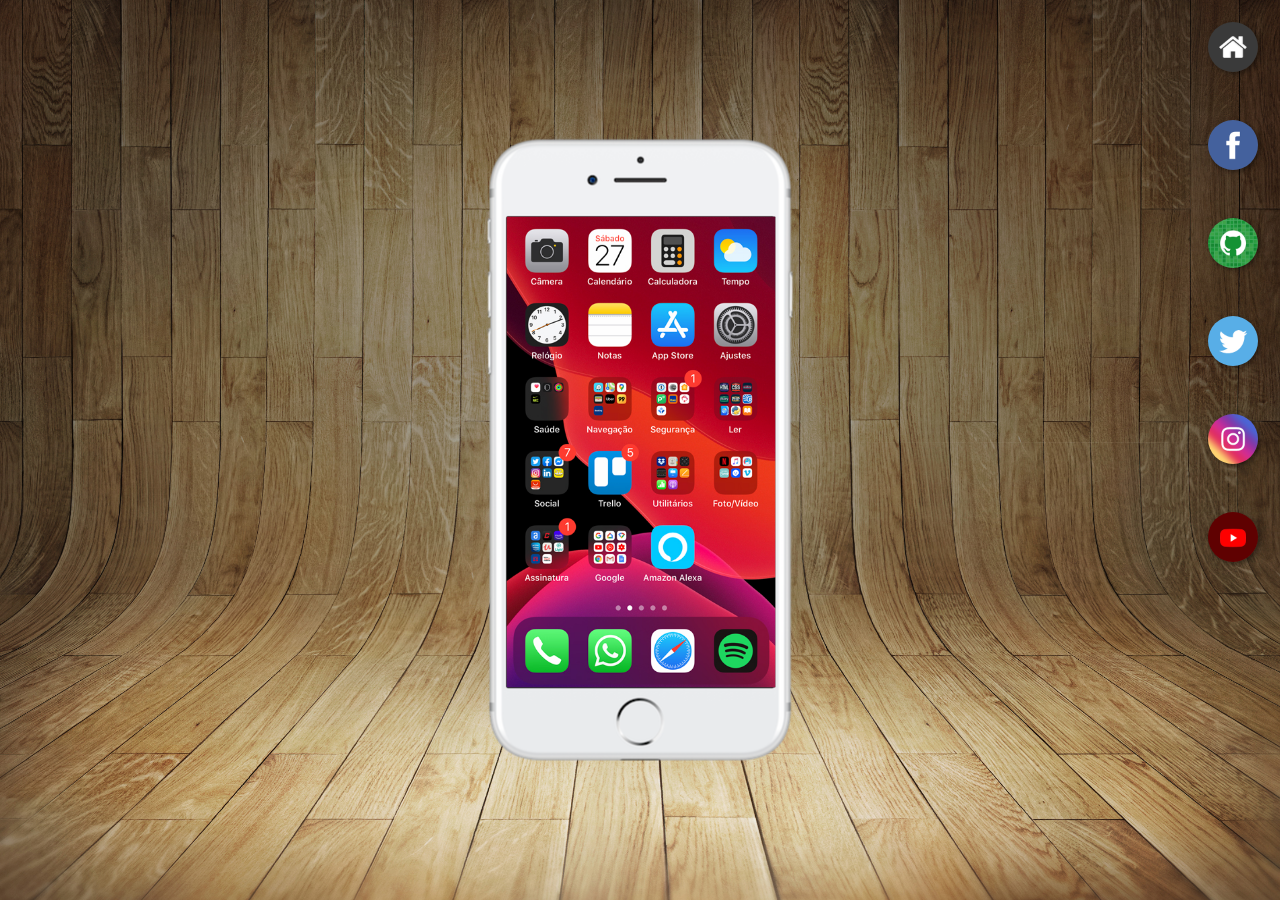
<file: index.html>
<!DOCTYPE html>
<html lang="pt-br">
<head>
    <meta charset="UTF-8">
    <meta http-equiv="X-UA-Compatible" content="IE=edge">
    <meta name="viewport" content="width=device-width, initial-scale=1.0">

    <link rel="shortcut icon" href="favicon.ico" type="image/x-icon">
    <link rel="stylesheet" href="estilos/style.css">
    <title>Redes sociais</title>
   
</head>
<body>
 <main>
    
    <section id="telefone">
        <iframe src="home.html" name="tela" id="tela" frameborder="0"></iframe>

    </section>
    <section id="redes">
      <a href="home.html" target="tela"><img src="imagens/logo-home.jpg" alt=""></a><br>
      
      <a href="facebook.html" target="tela"><img src="imagens/logo-facebook.jpg" alt=""></a><br>
      
      <a href="github.html" target="tela"><img src="imagens/logo-github.jpg" alt=""></a><br>
      
      <a href="twiter.html" target="tela"><img src="imagens/logo-twitter.jpg" alt=""></a><br>
      
      <a href="instagram.html" target="tela"><img src="imagens/logo-instagram.jpg" alt=""></a><br>
     
      <a href="youtube.html" target="tela"><img src="imagens/logo-youtube.jpg" alt=""></a>
    </section>
 </main>
 
</body>
</html>
</file>
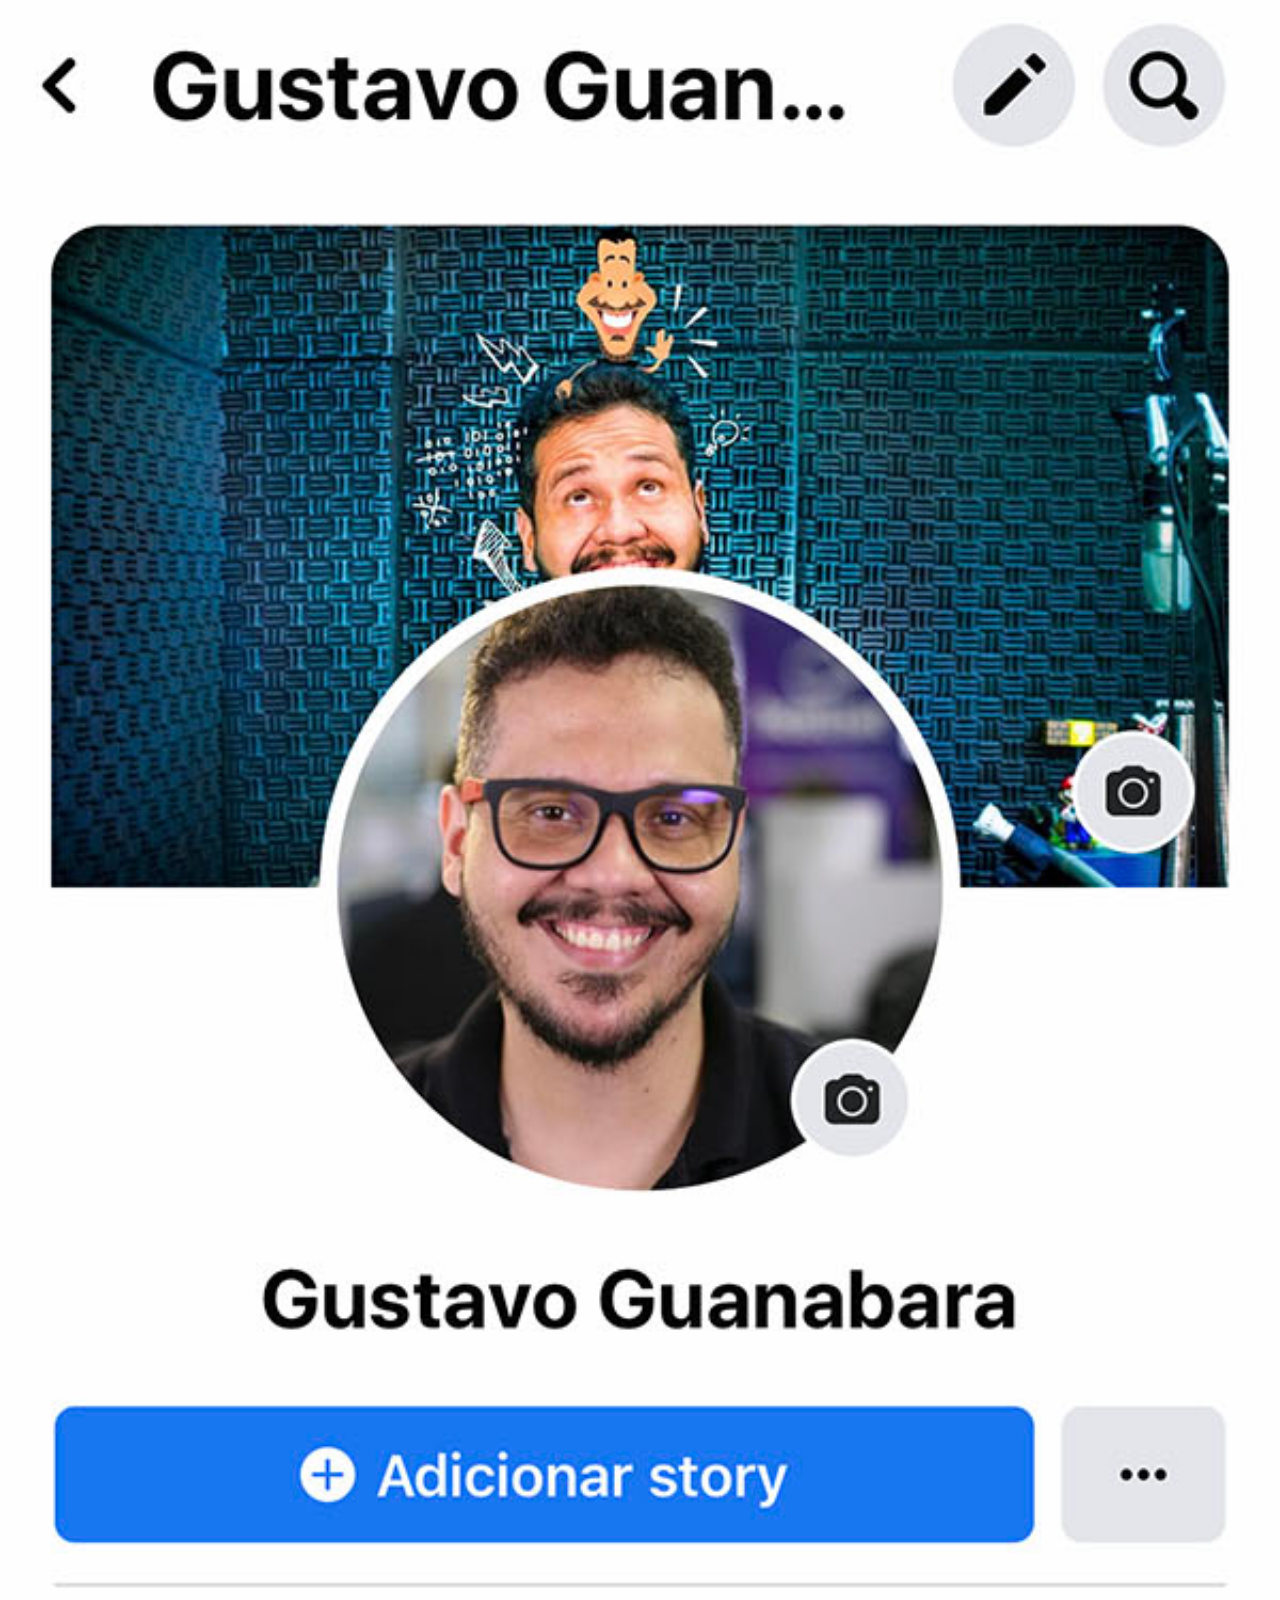
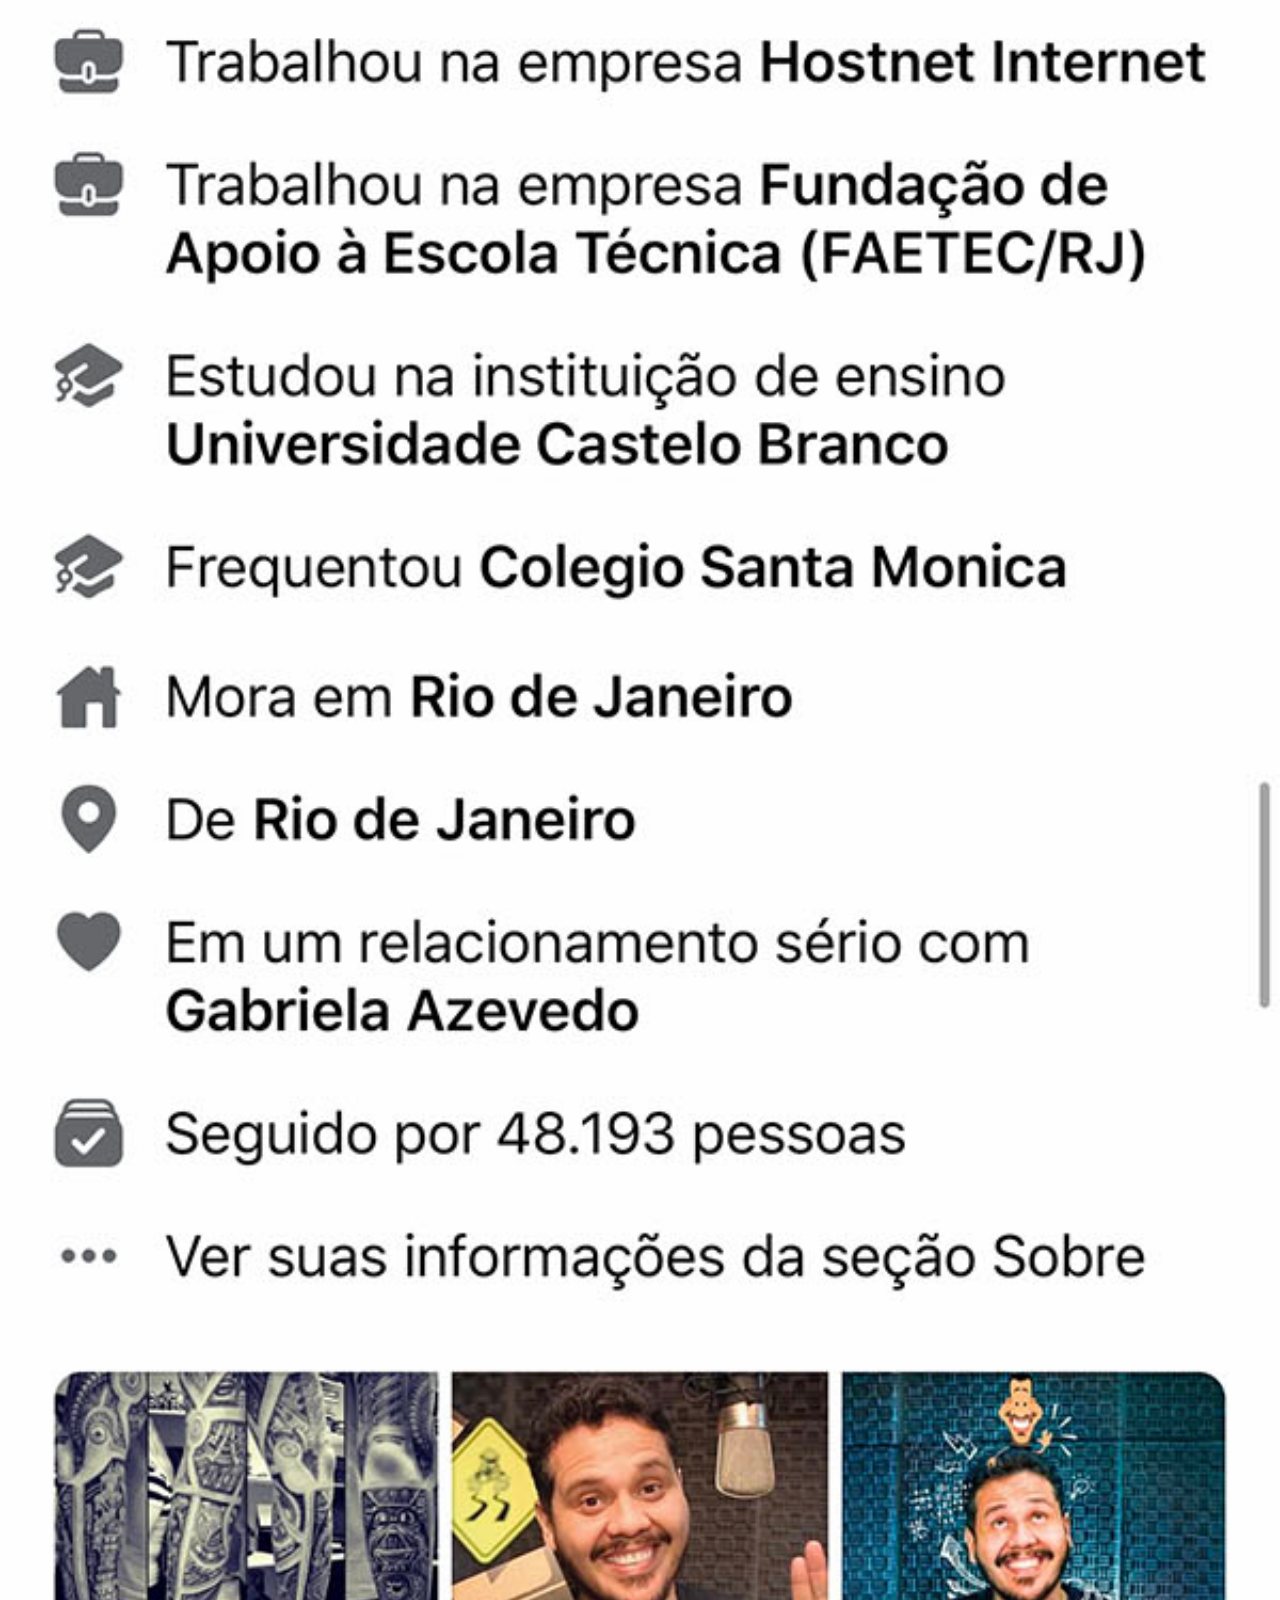
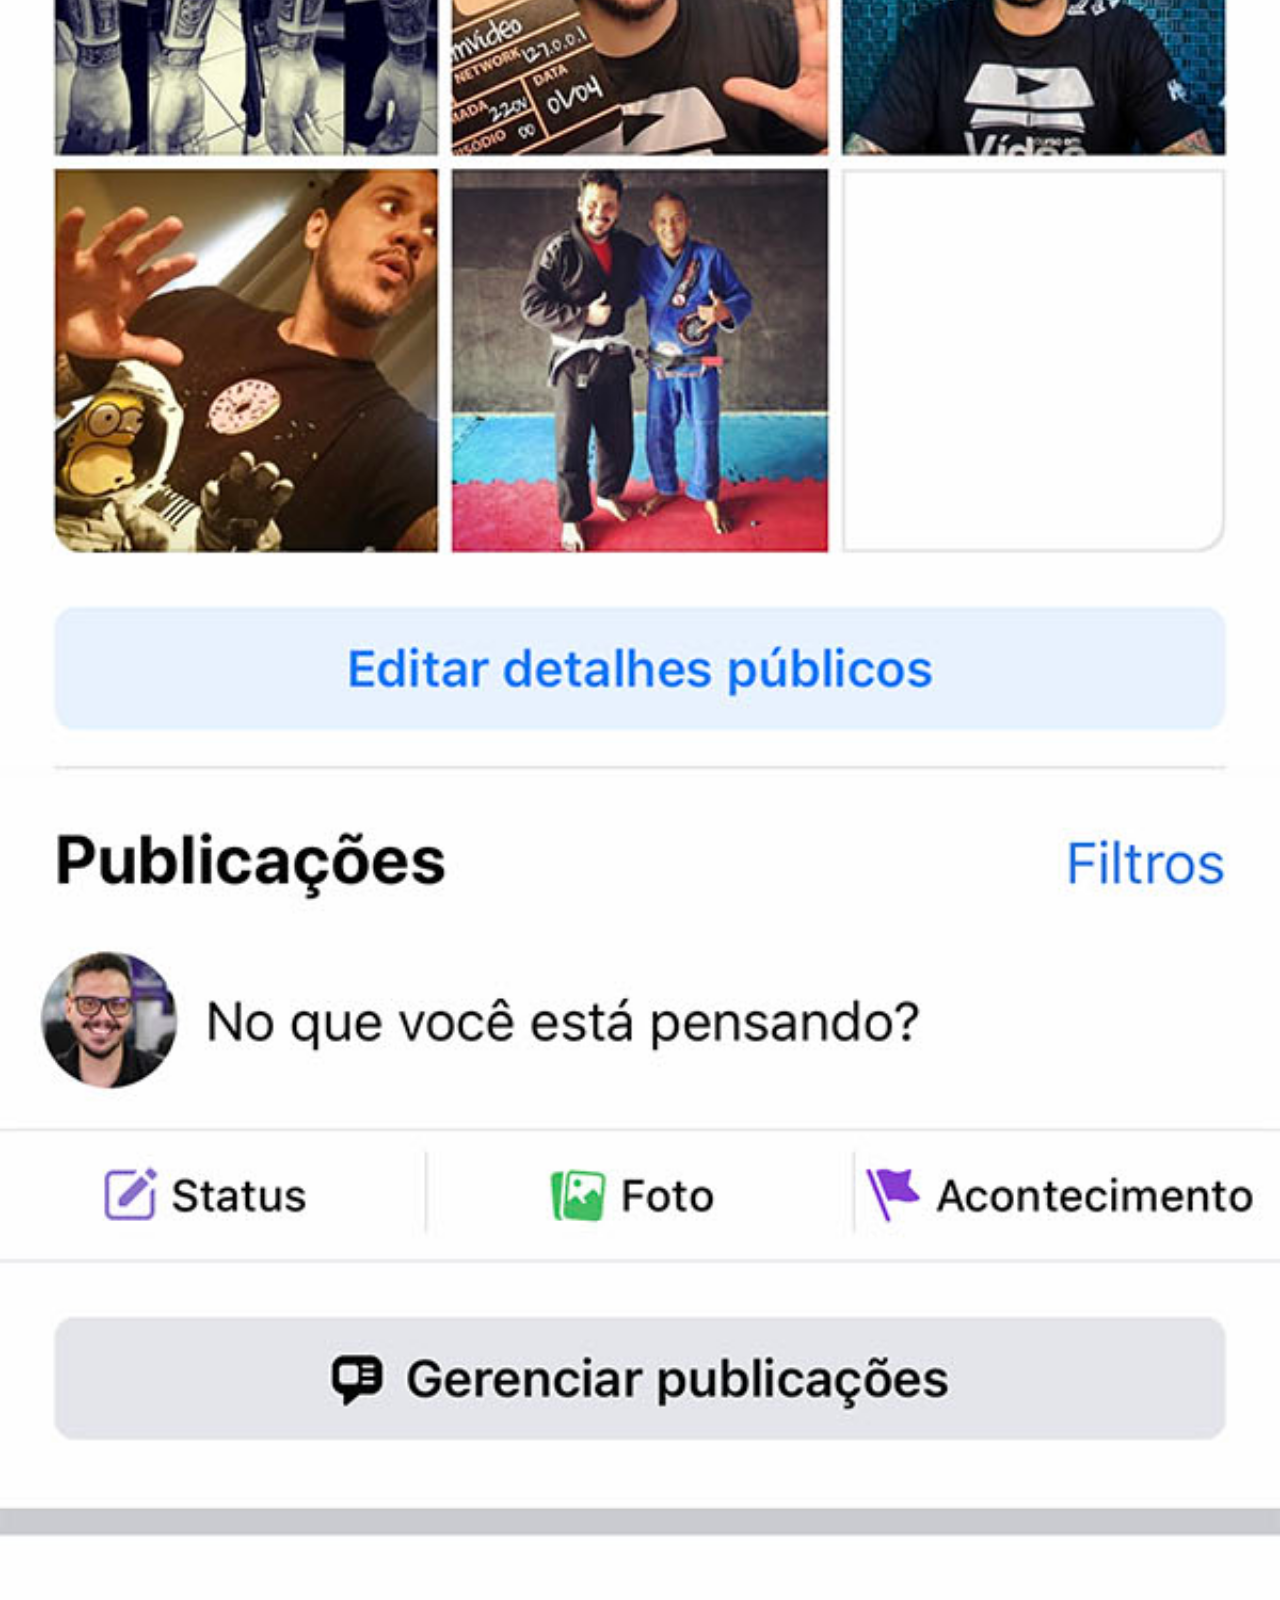
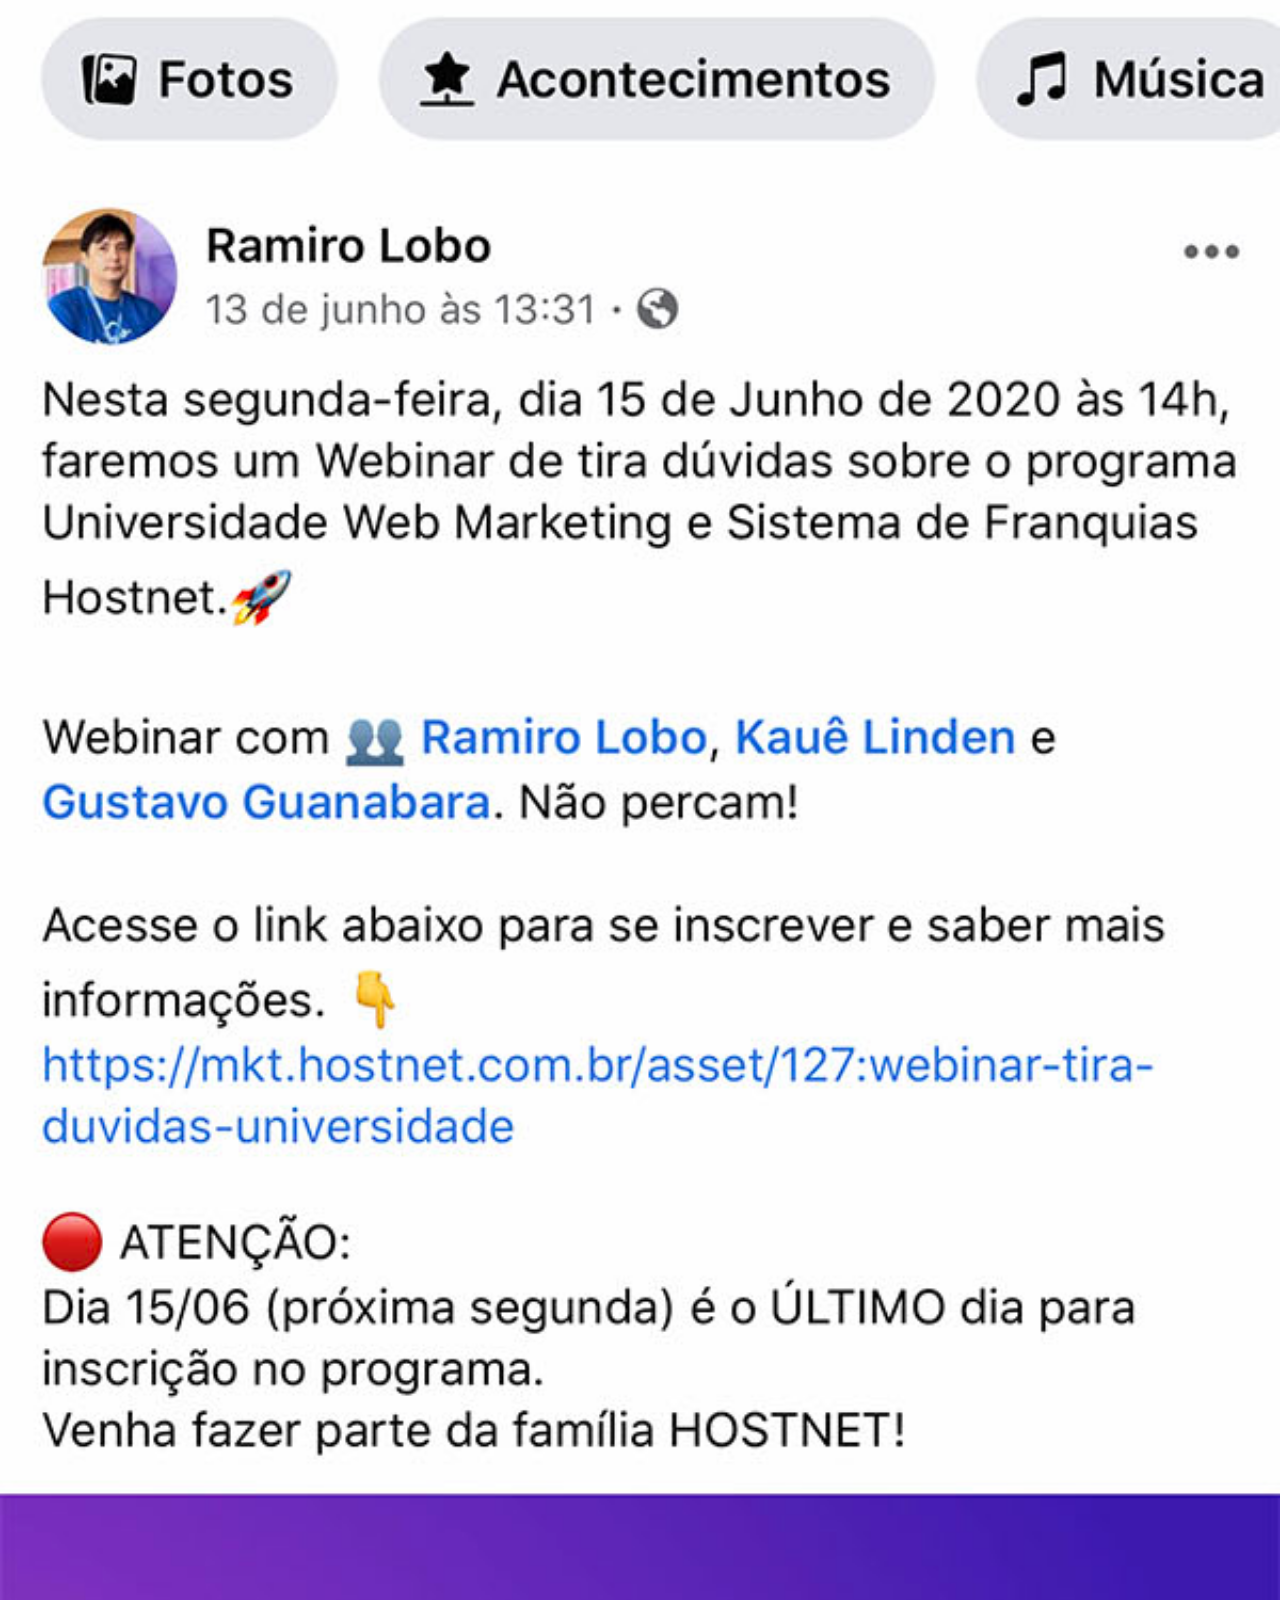
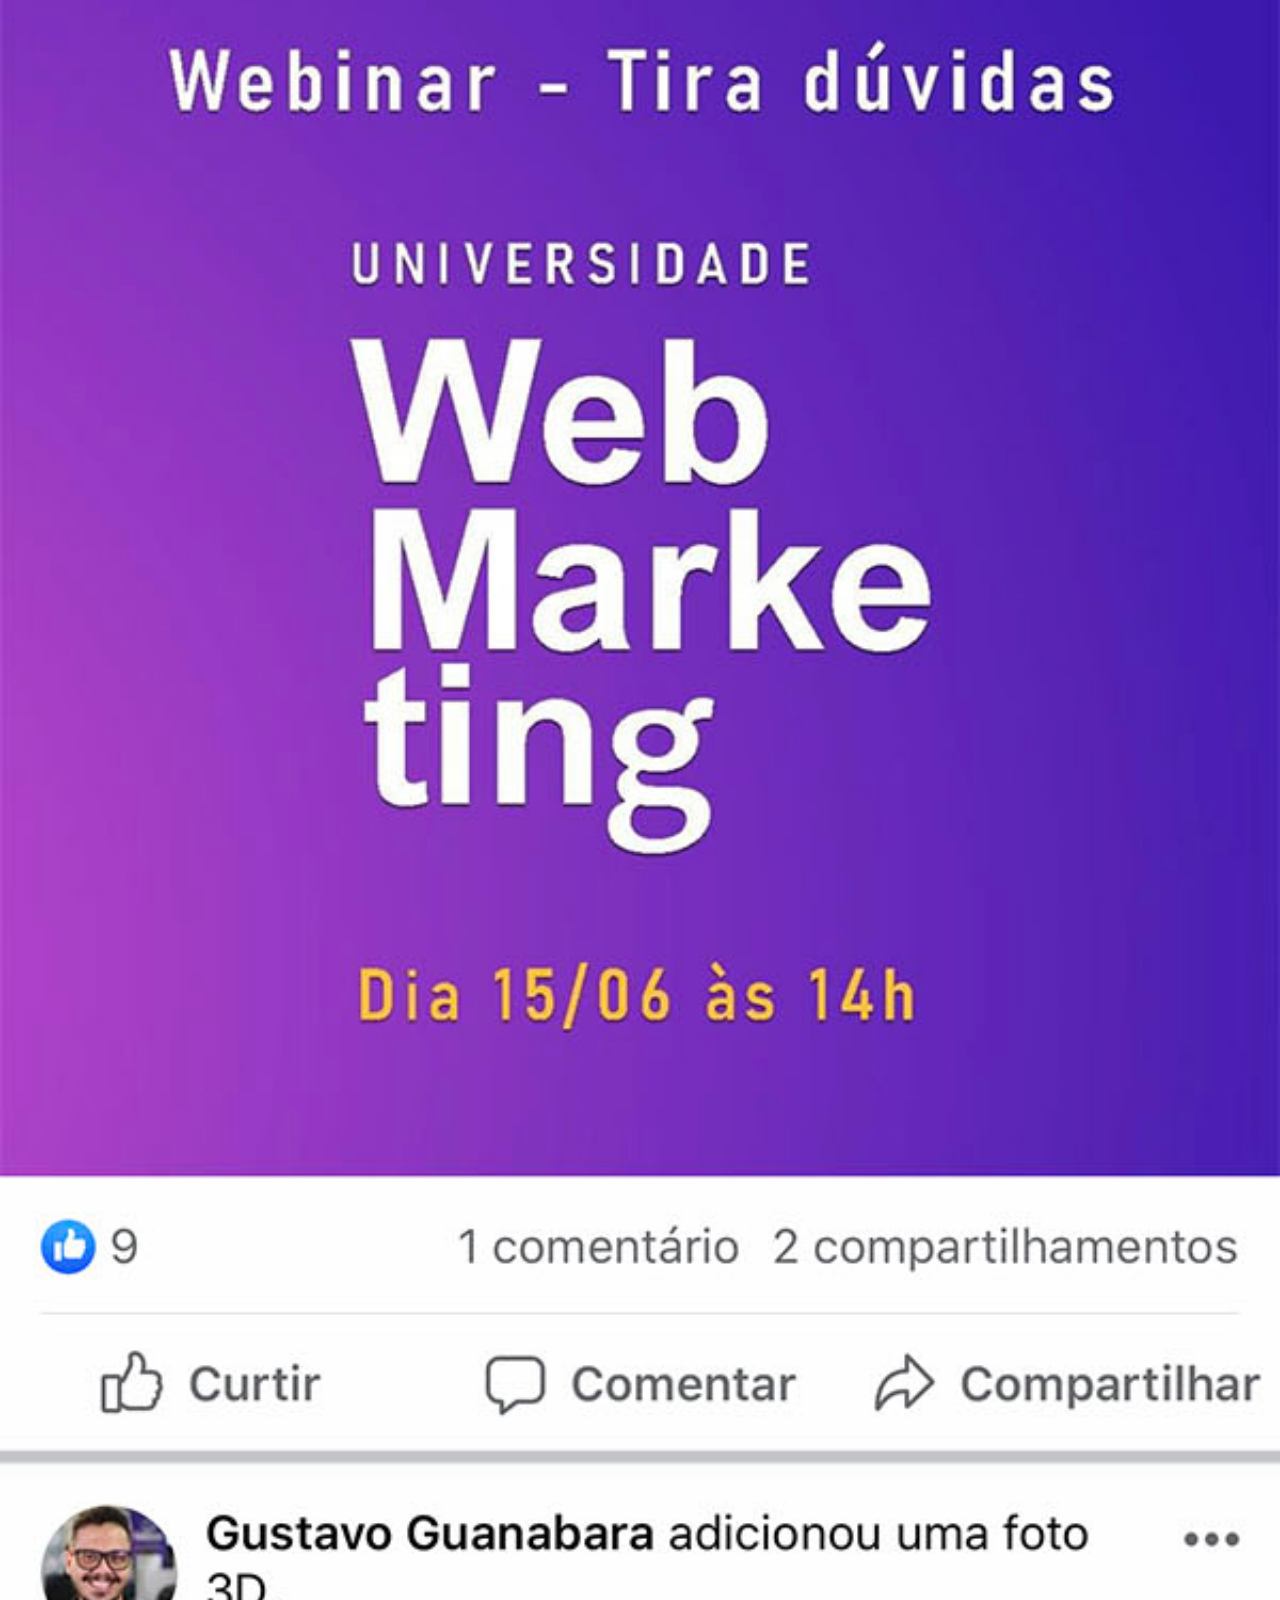
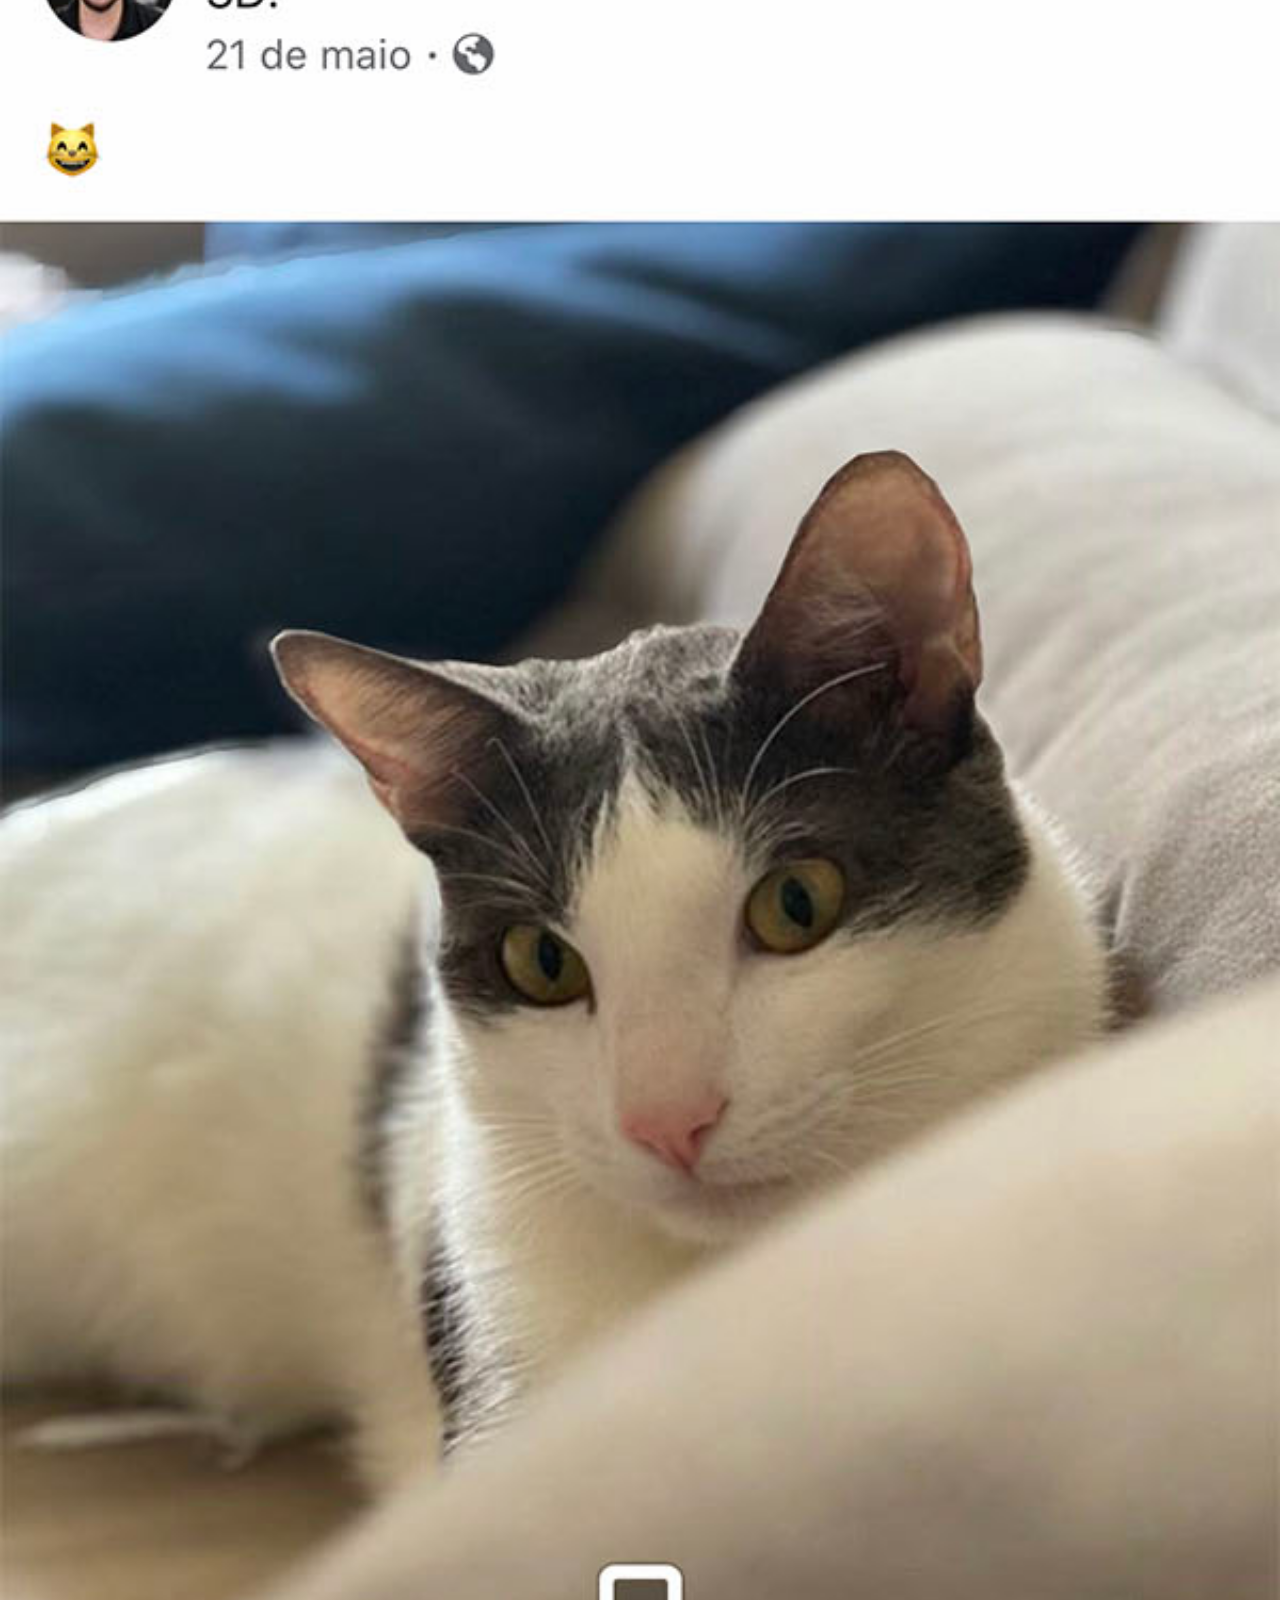
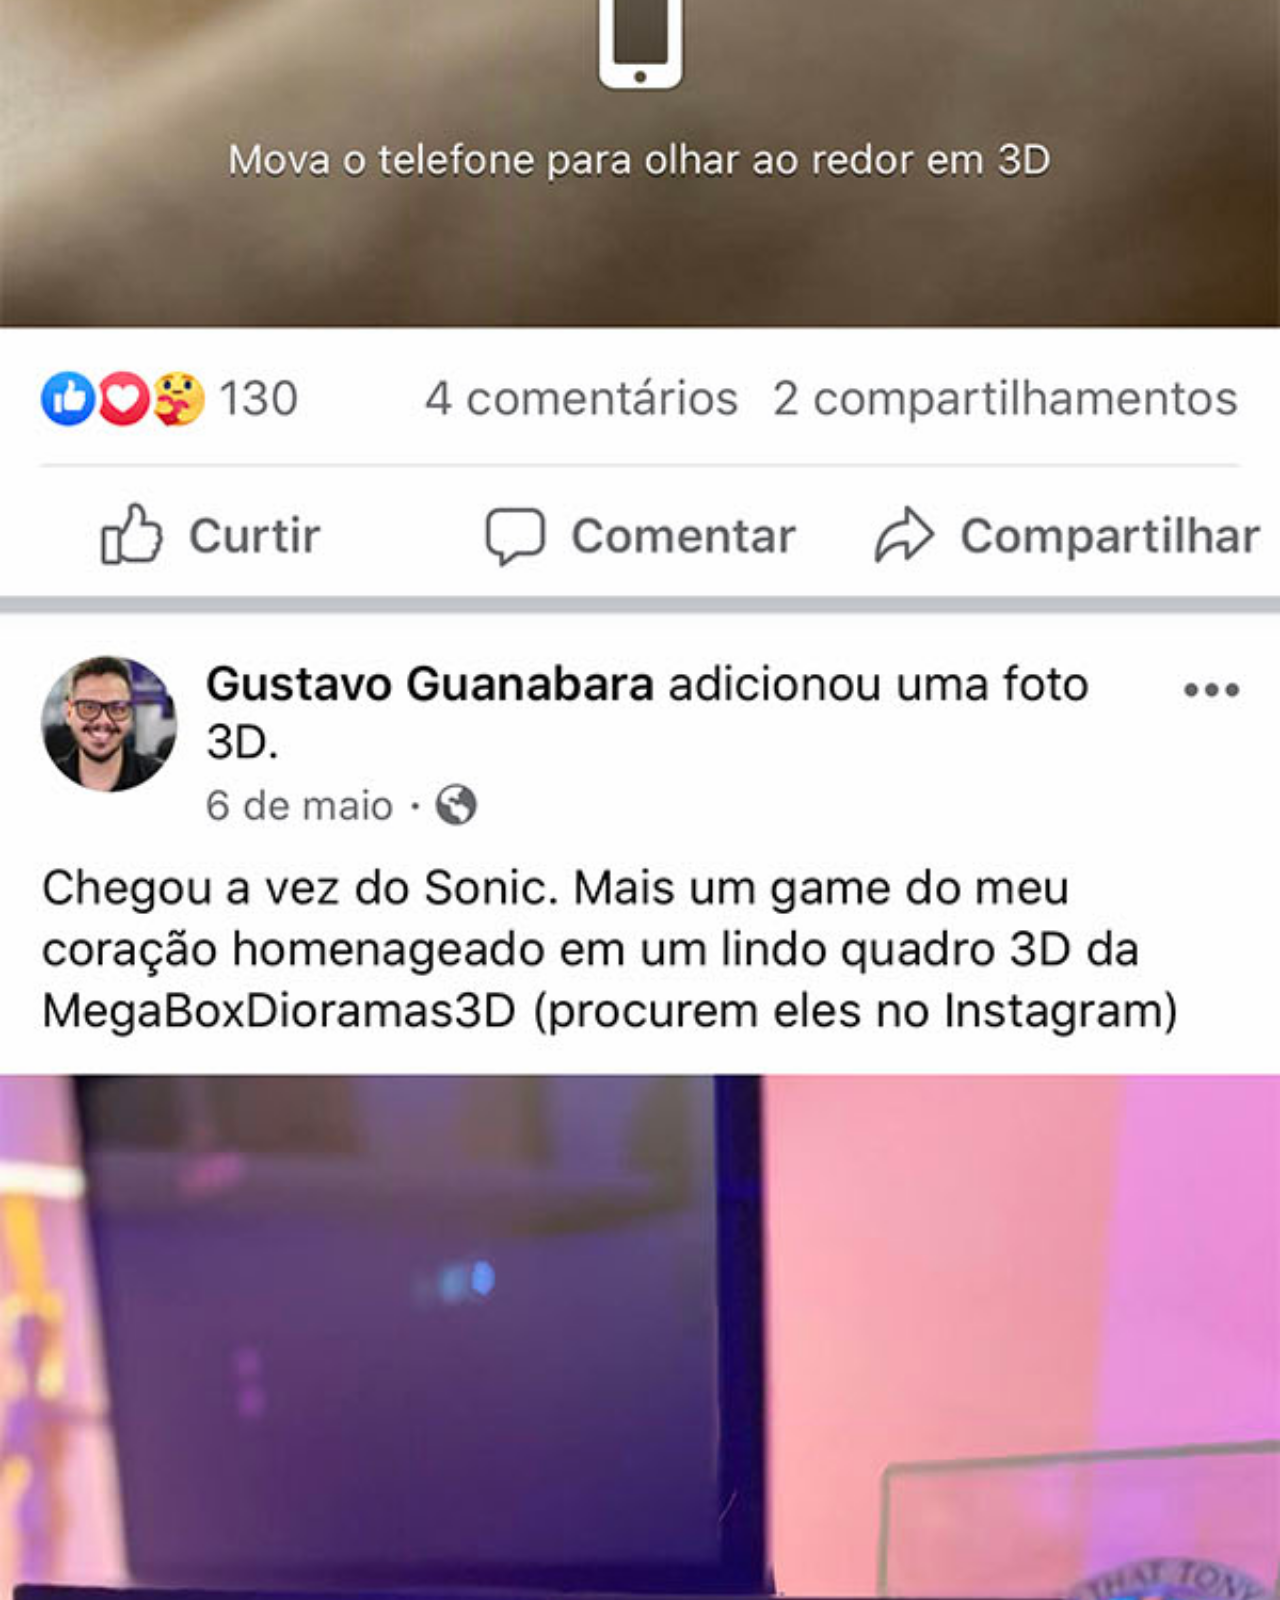
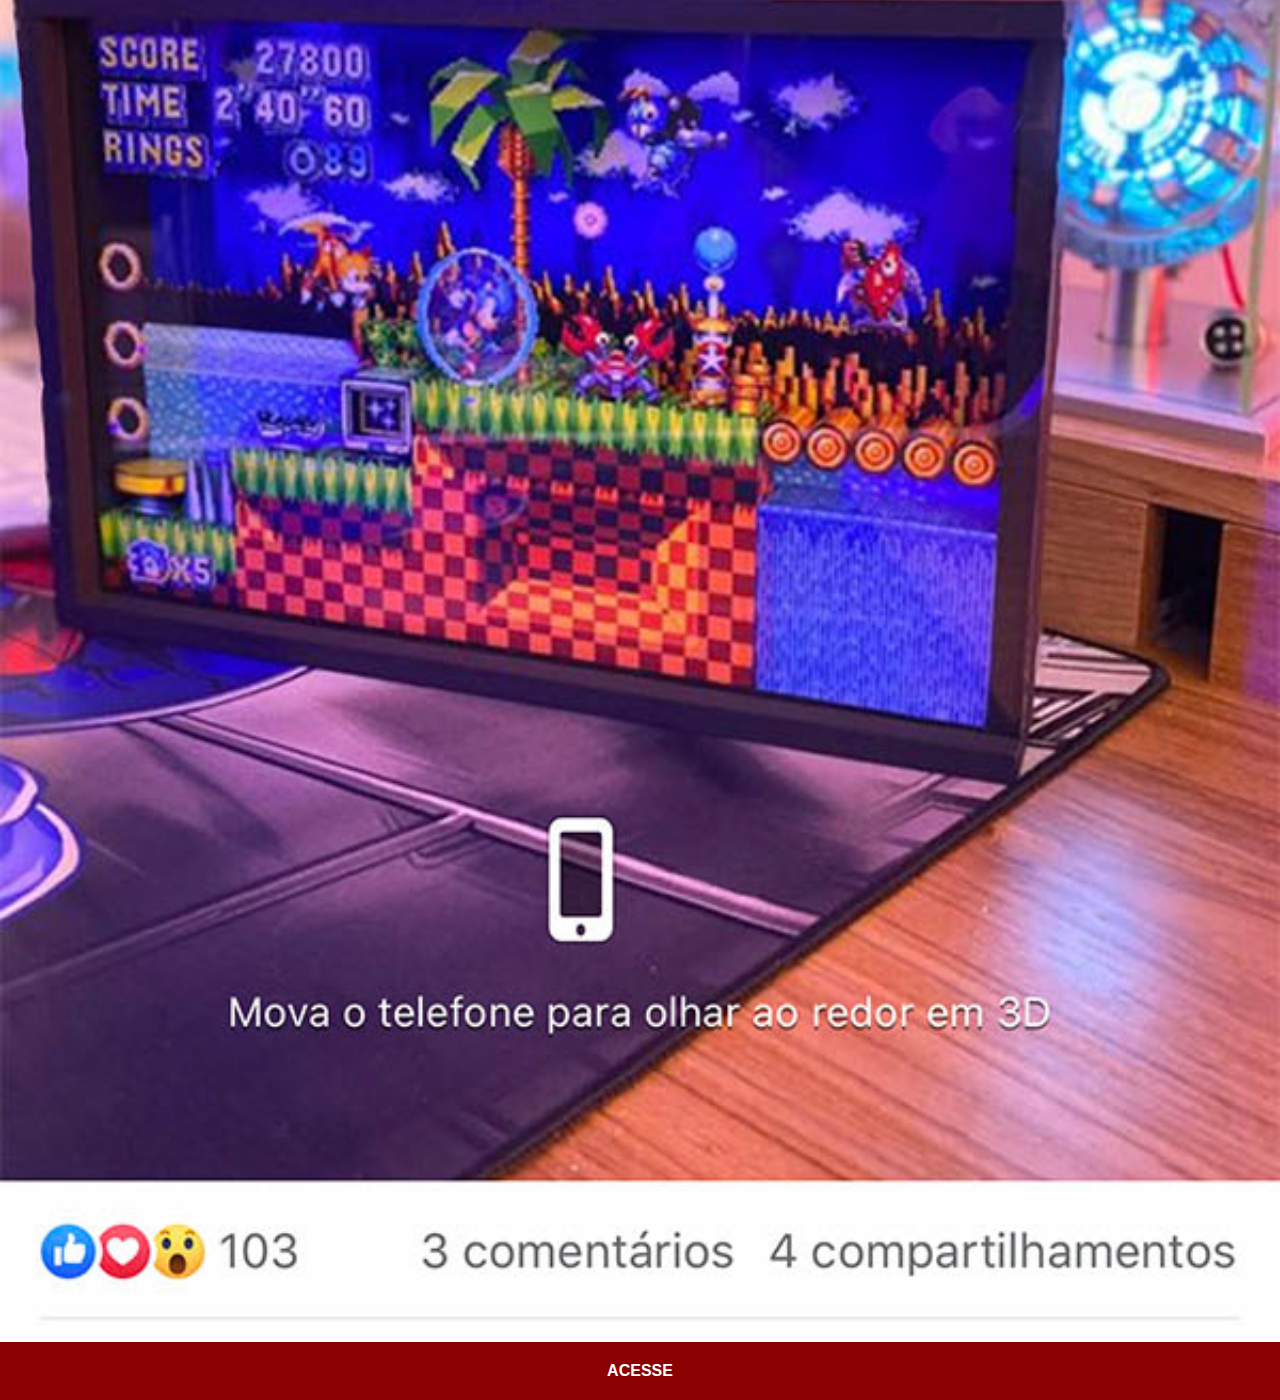
<file: facebook.html>
<!DOCTYPE html>
<html lang="pt-br">
<head>
    <meta charset="UTF-8">
    <meta http-equiv="X-UA-Compatible" content="IE=edge">
    <meta name="viewport" content="width=device-width, initial-scale=1.0">
    <title>facebook</title>
    <link rel="stylesheet" href="estilos/social.css">
</head>
<body>
    <img src="imagens/tela-facebook.jpg" alt="facebook">
    <a href="https://www.facebook.com/marxwell.borges/" target="_blank">ACESSE</a>
</body>
</html>
</file>
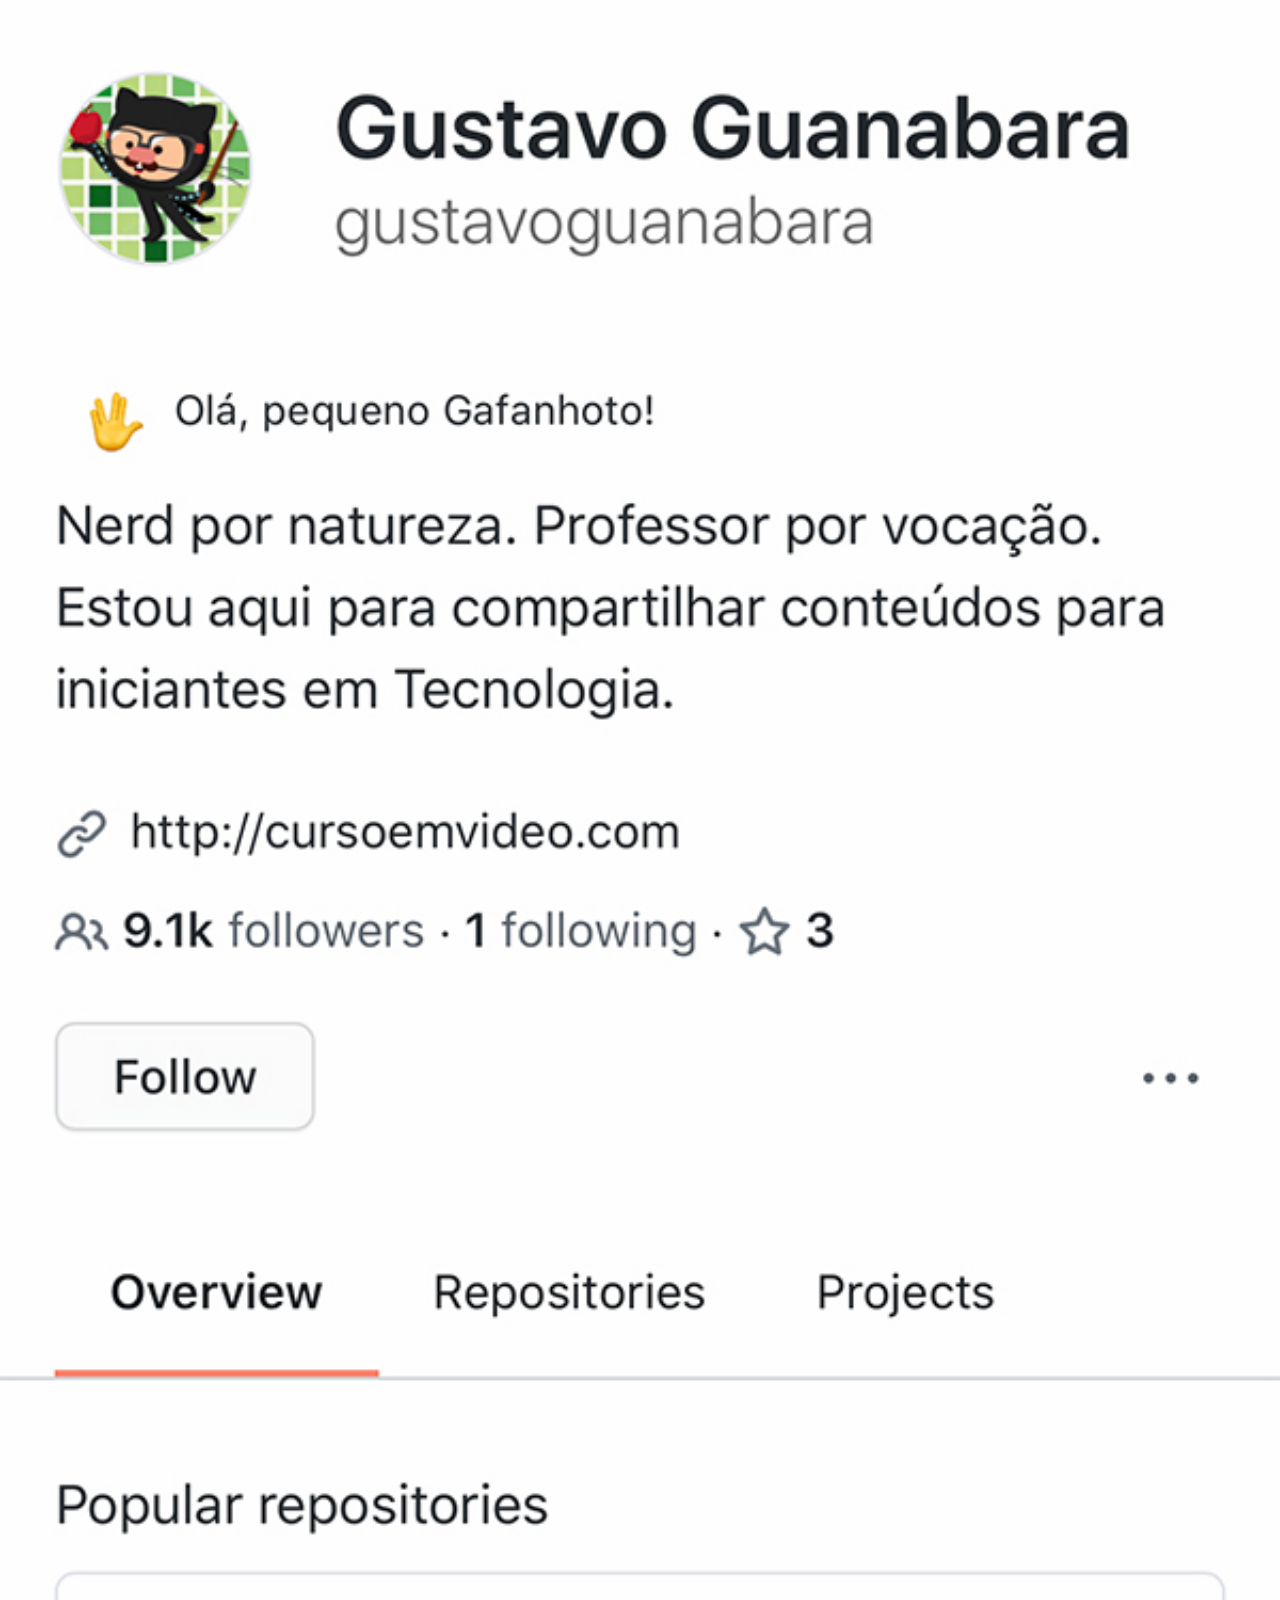
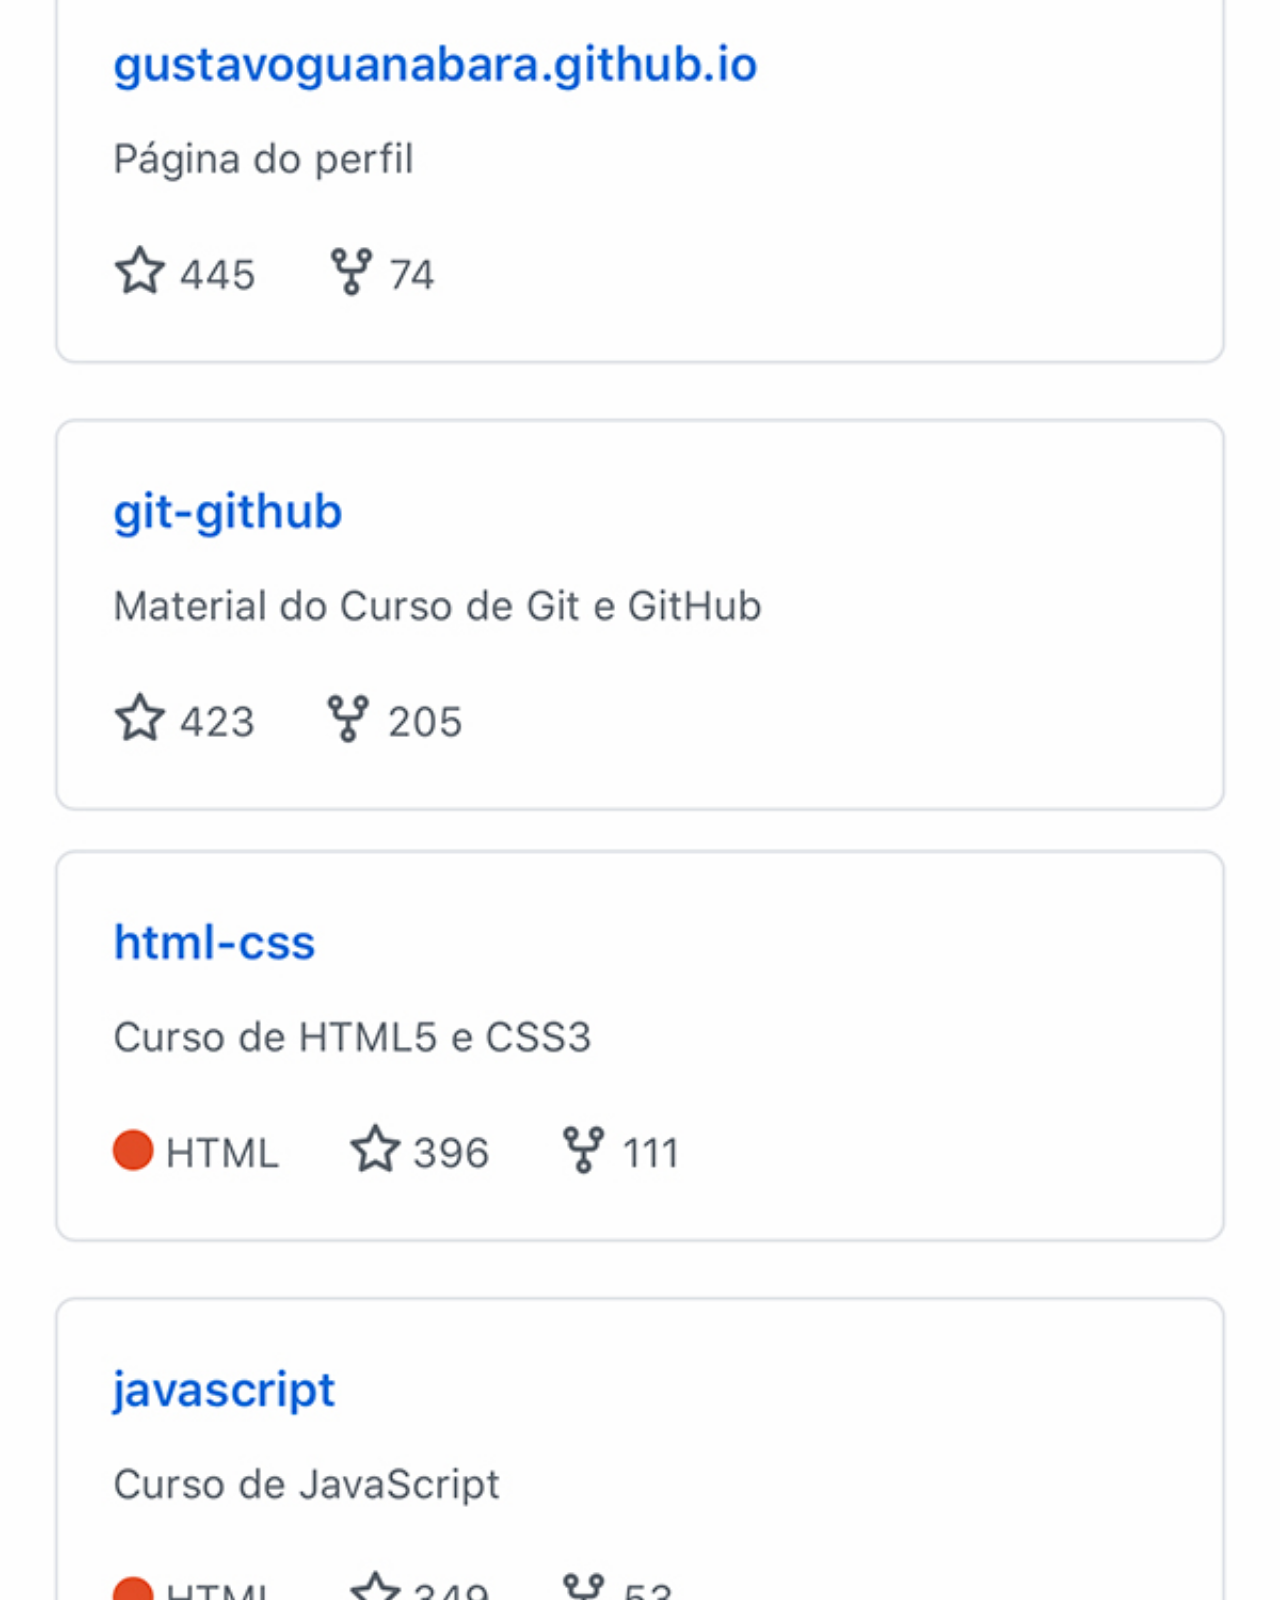
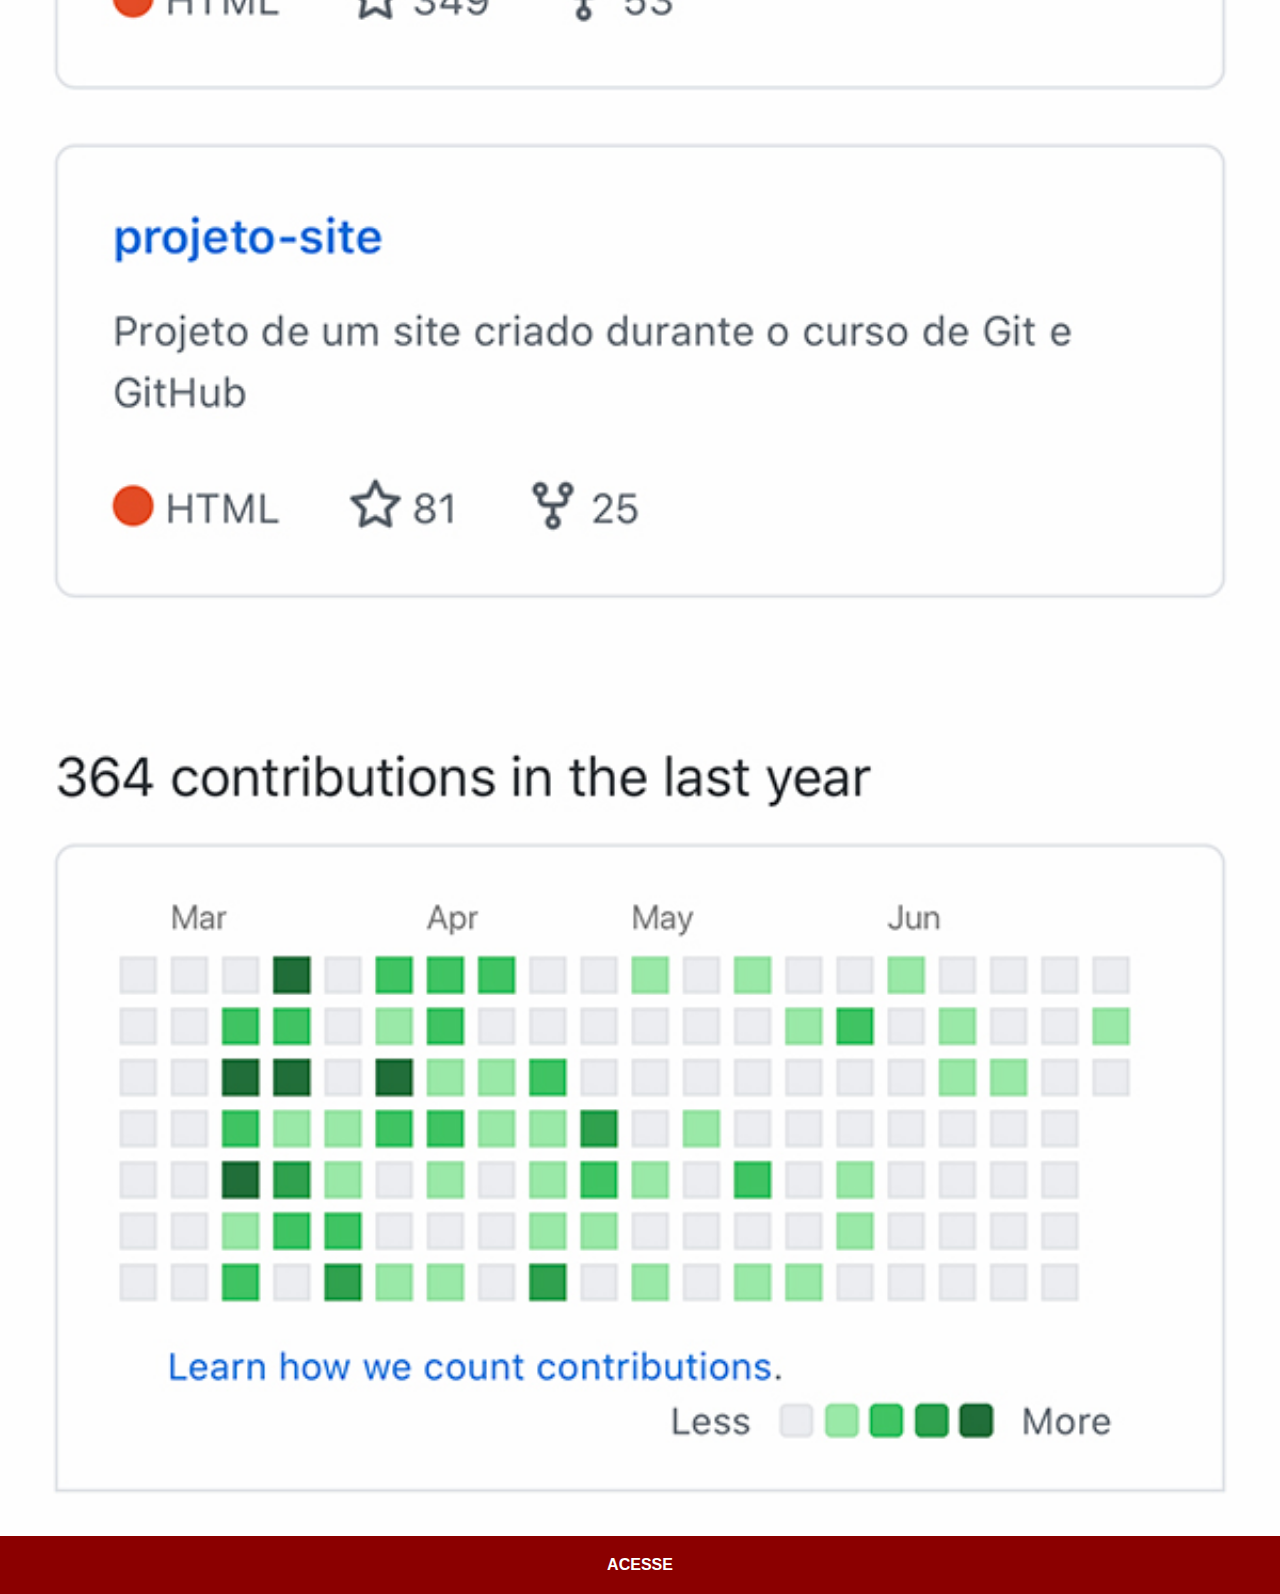
<file: github.html>
<!DOCTYPE html>
<html lang="pt-br">
<head>
    <meta charset="UTF-8">
    <meta http-equiv="X-UA-Compatible" content="IE=edge">
    <meta name="viewport" content="width=device-width, initial-scale=1.0">
    <title>github</title>
    <link rel="stylesheet" href="estilos/social.css">
</head>
<body>
  <img src="imagens/tela-github.jpg" alt="github"> 
   <a href="https://github.com/MarxwellBorges" target="_blank">ACESSE</a>
</body>
</html>
</file>
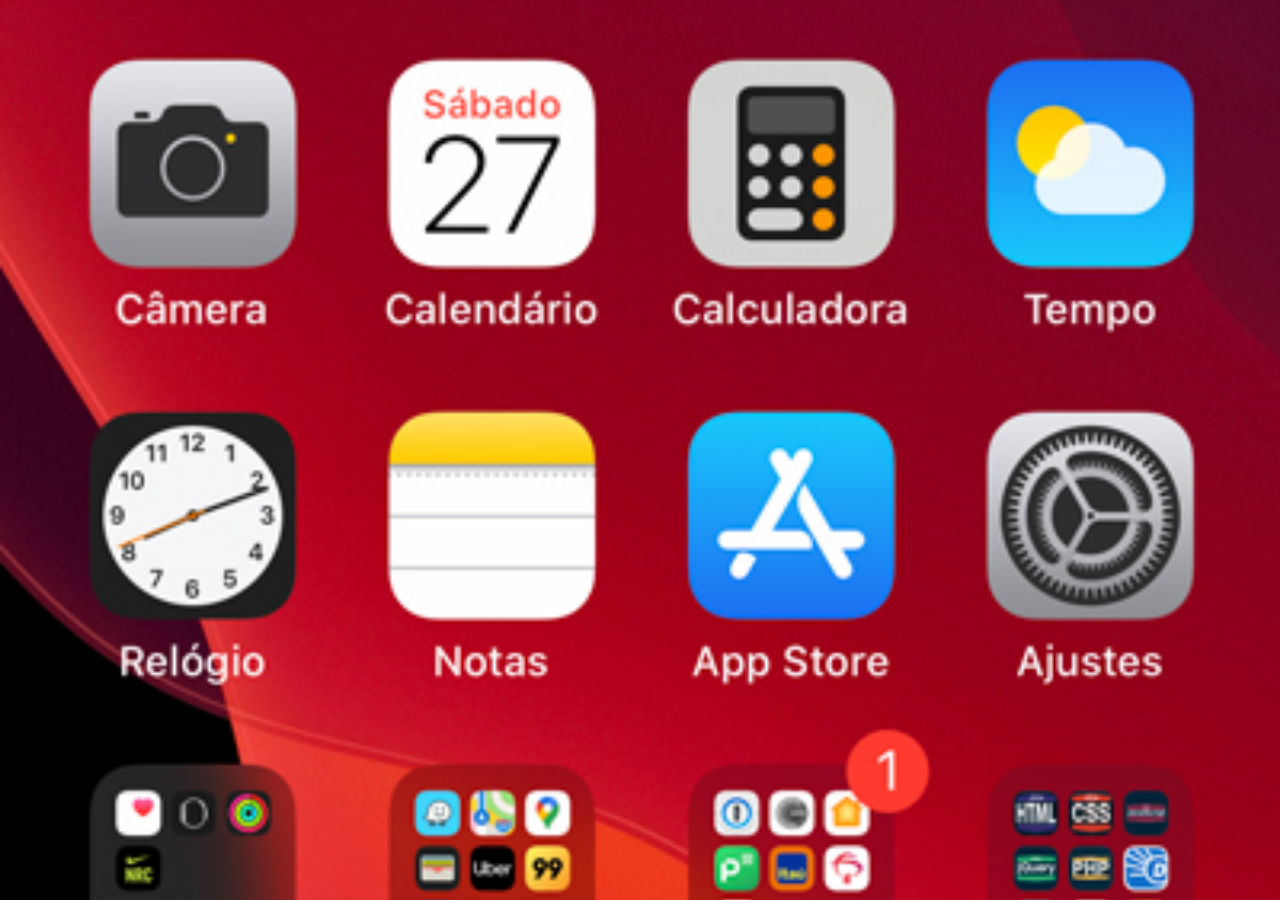
<file: home.html>
<!DOCTYPE html>
<html lang="en">
<head>
    <meta charset="UTF-8">
    <meta http-equiv="X-UA-Compatible" content="IE=edge">
    <meta name="viewport" content="width=device-width, initial-scale=1.0">
    <title>home</title>
</head>
<style>
    *{
        margin: 0px;
        padding: 0px;
    }
    body{
        width: 100vw;
        height: 100vh;
        background-color: black;
        background-image: url('imagens/tela-home.jpg');
        background-size: cover;
    }
</style>
<body>
    
</body>
</html>
</file>
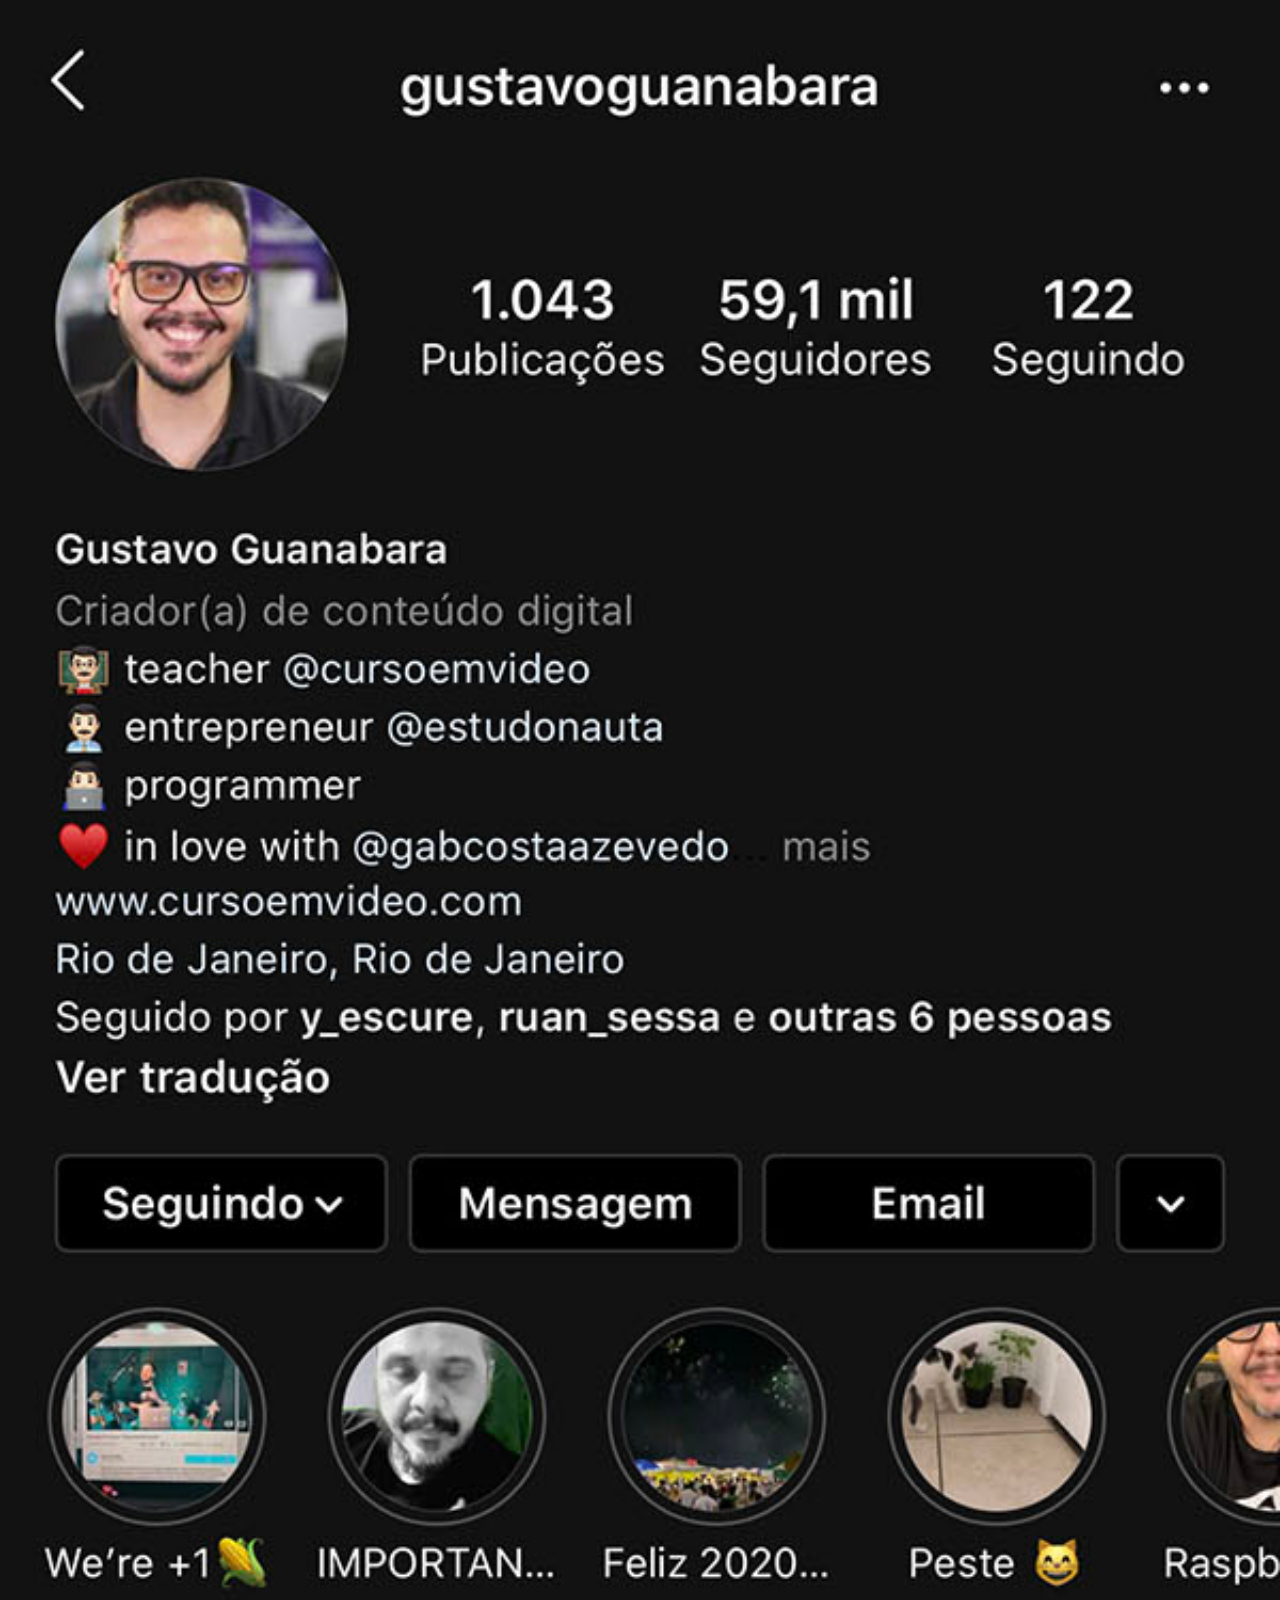
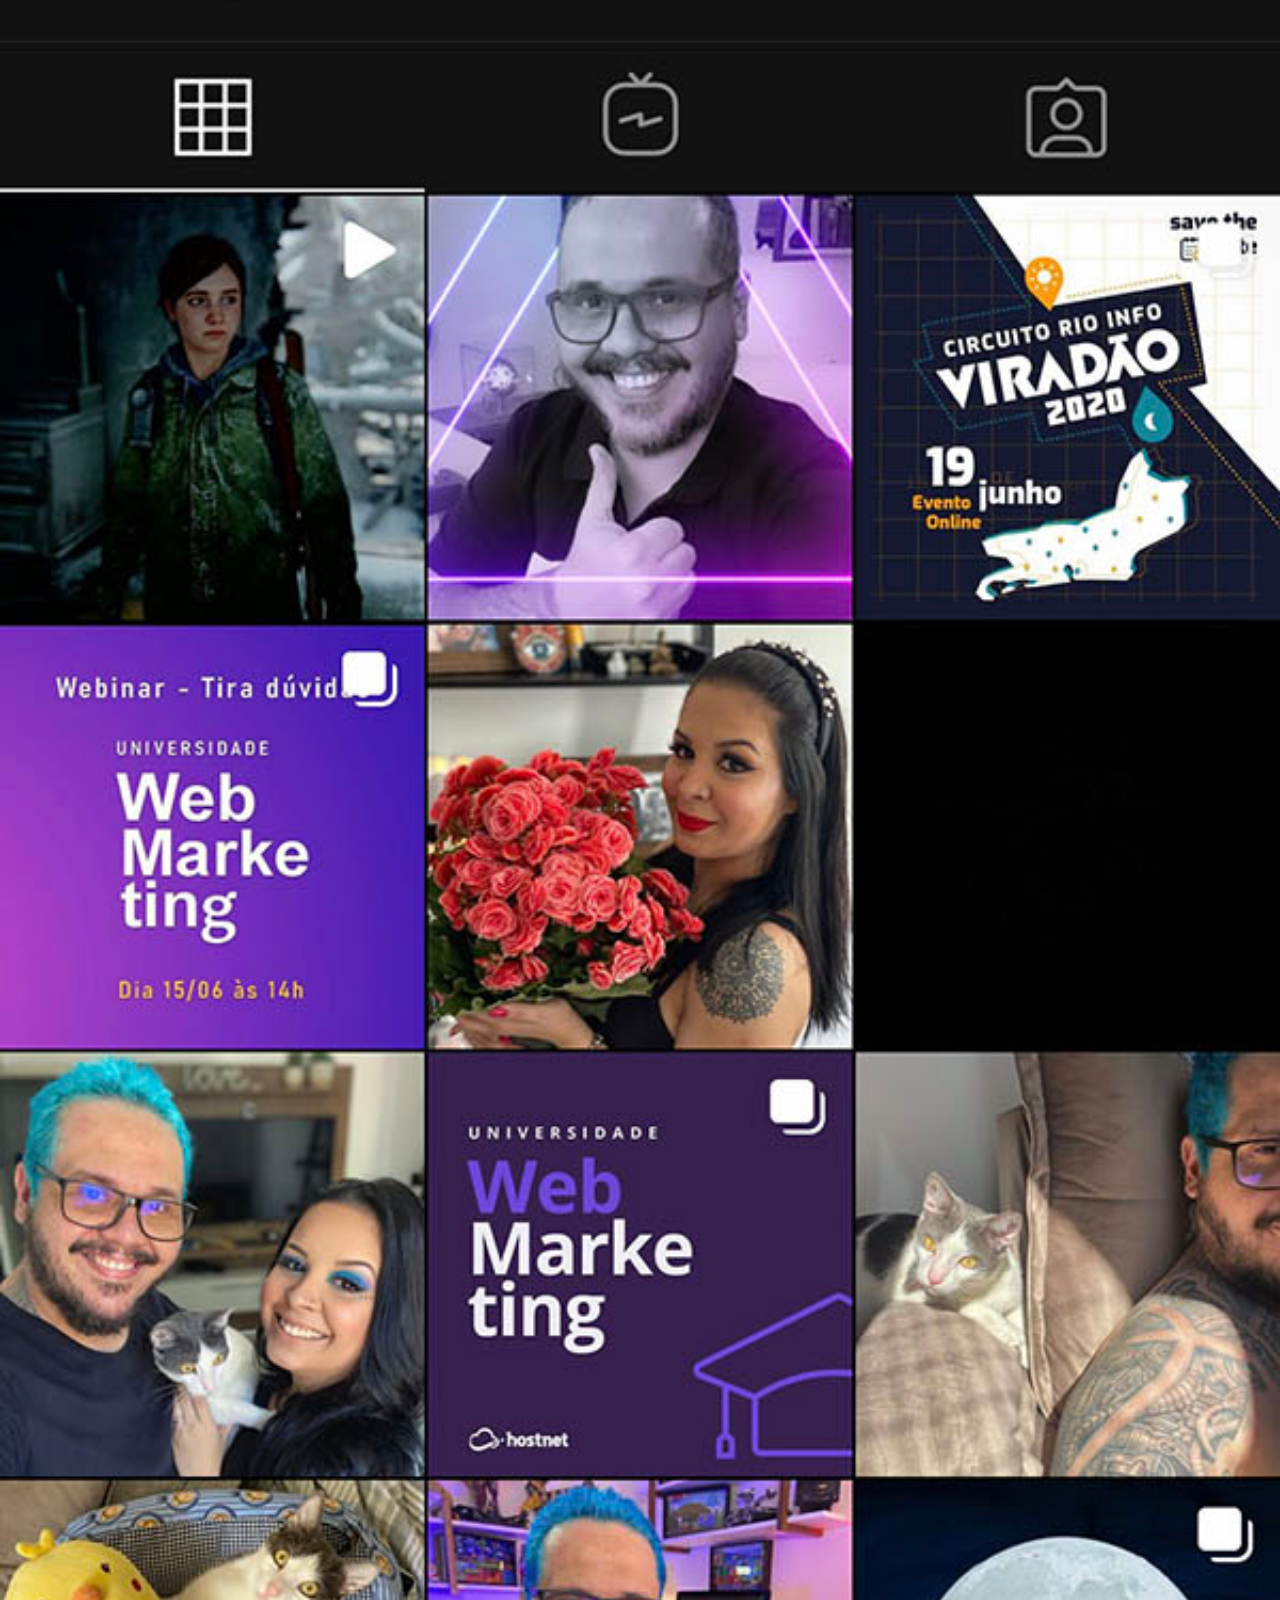
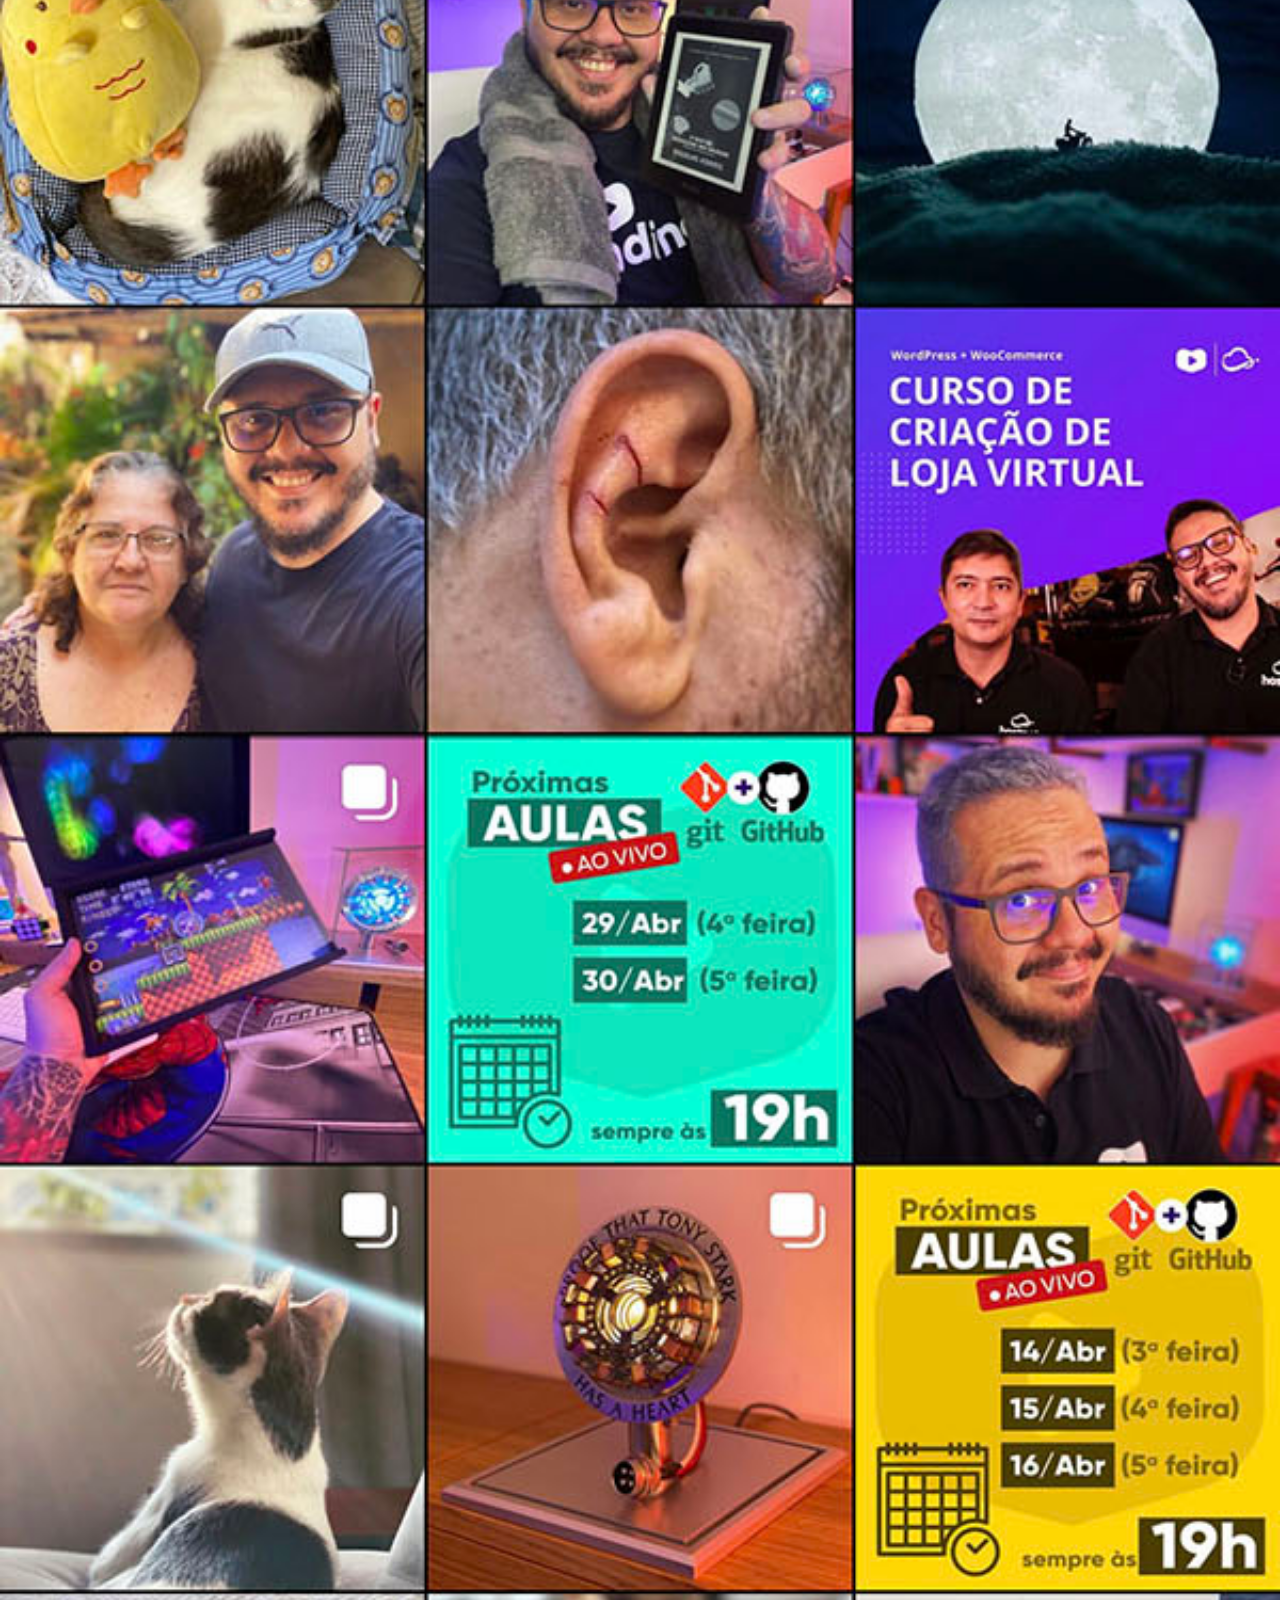
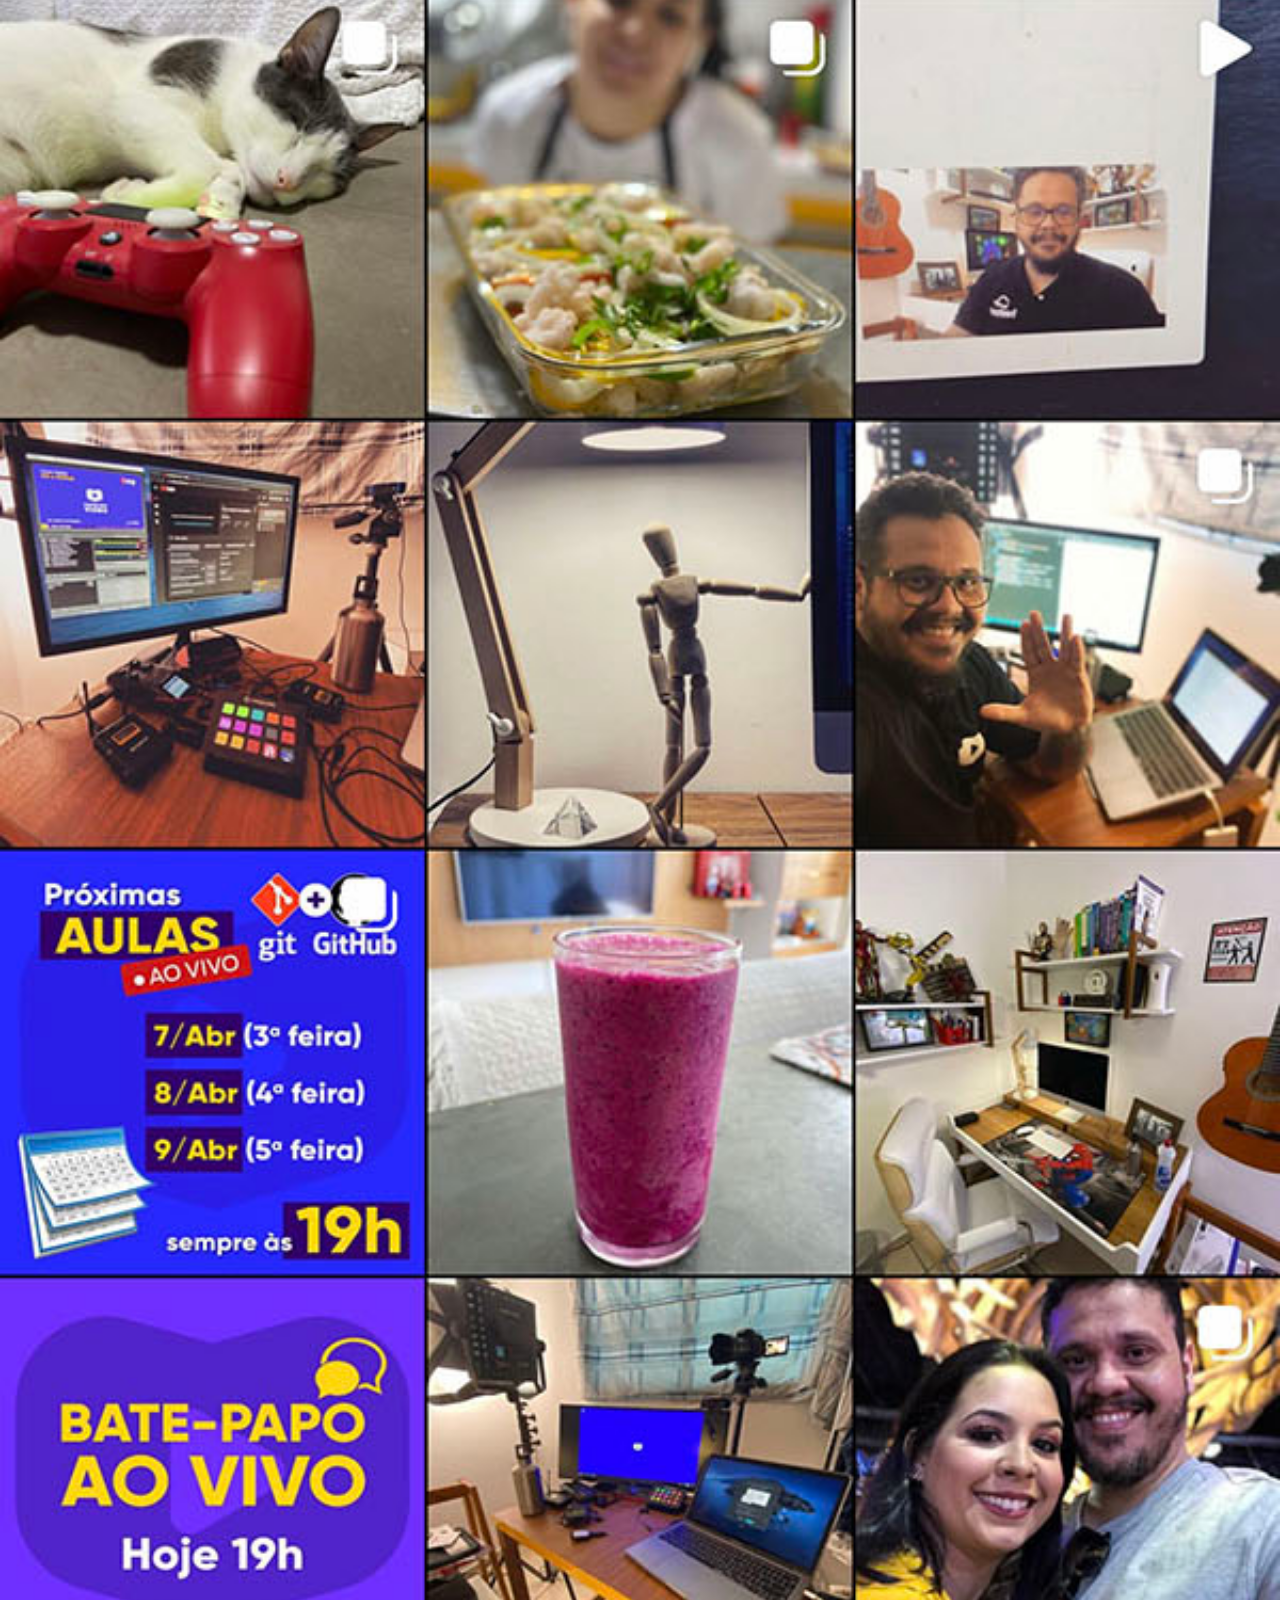
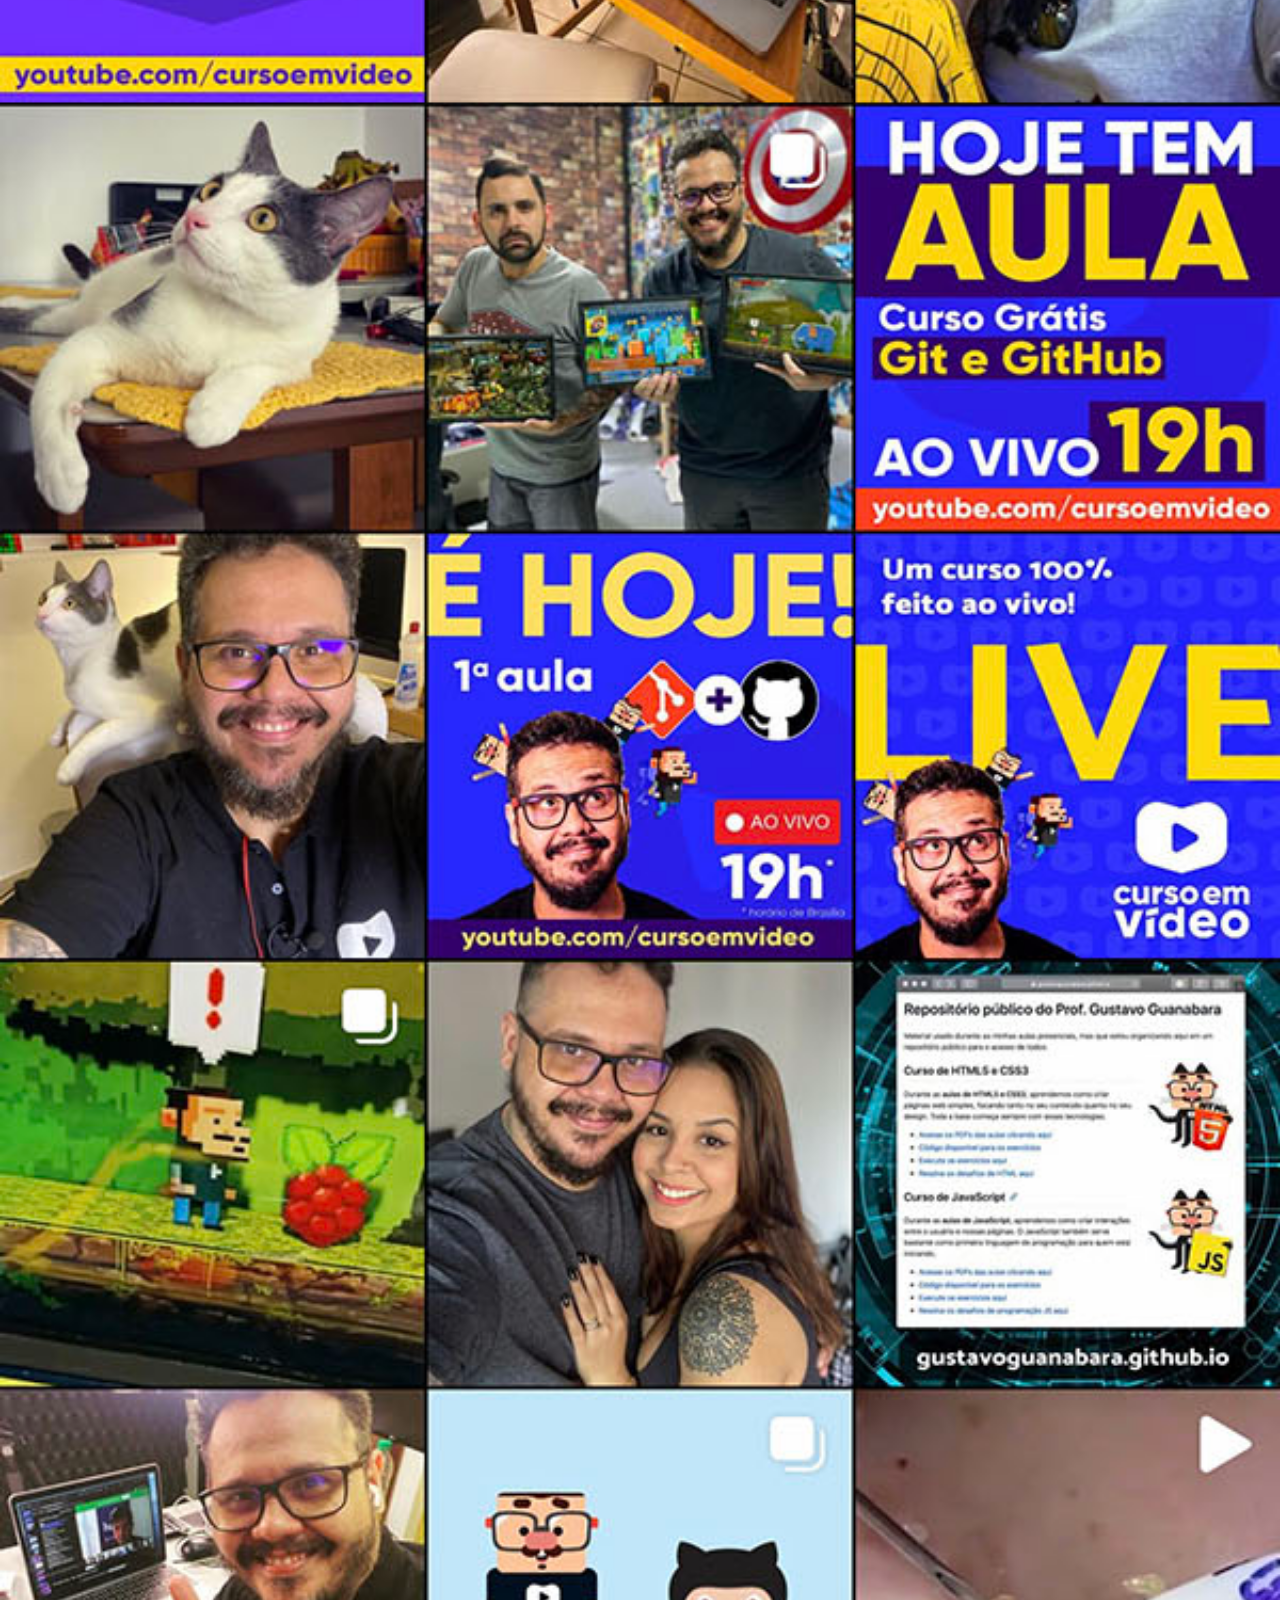
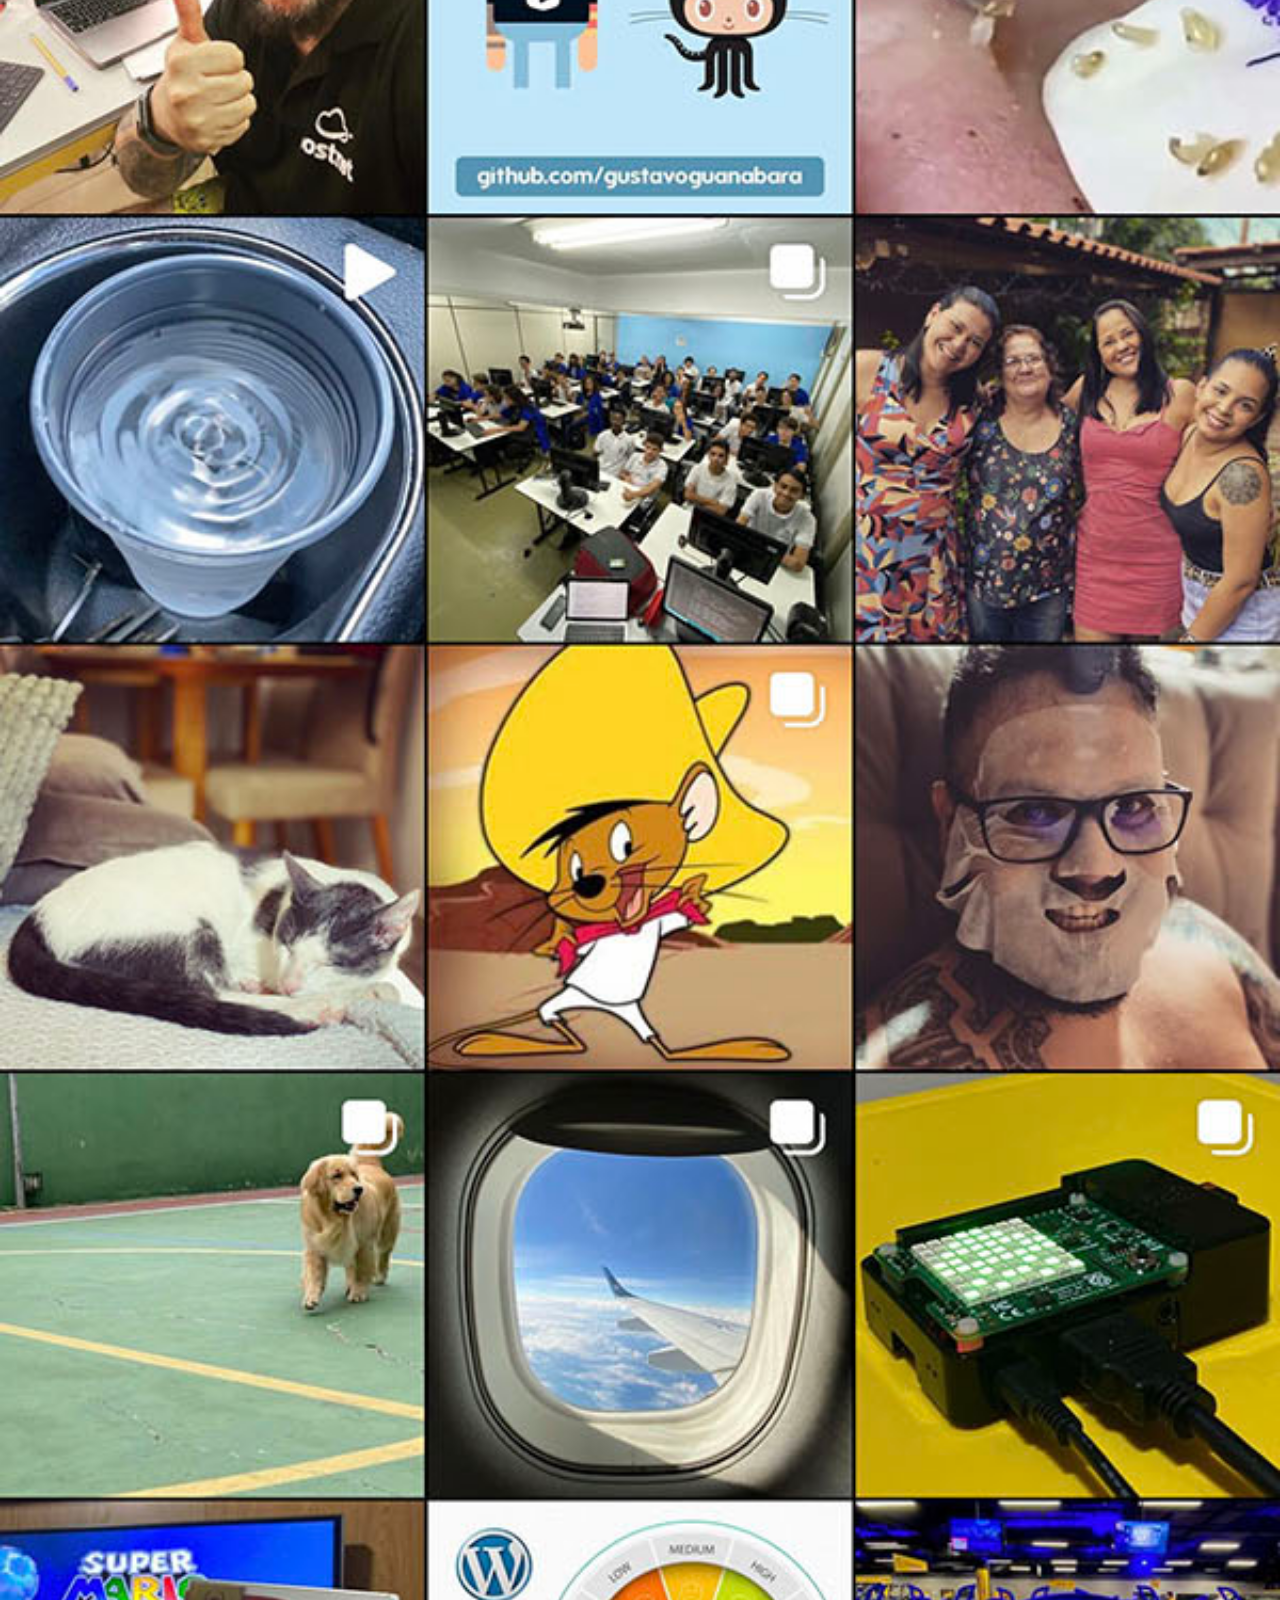
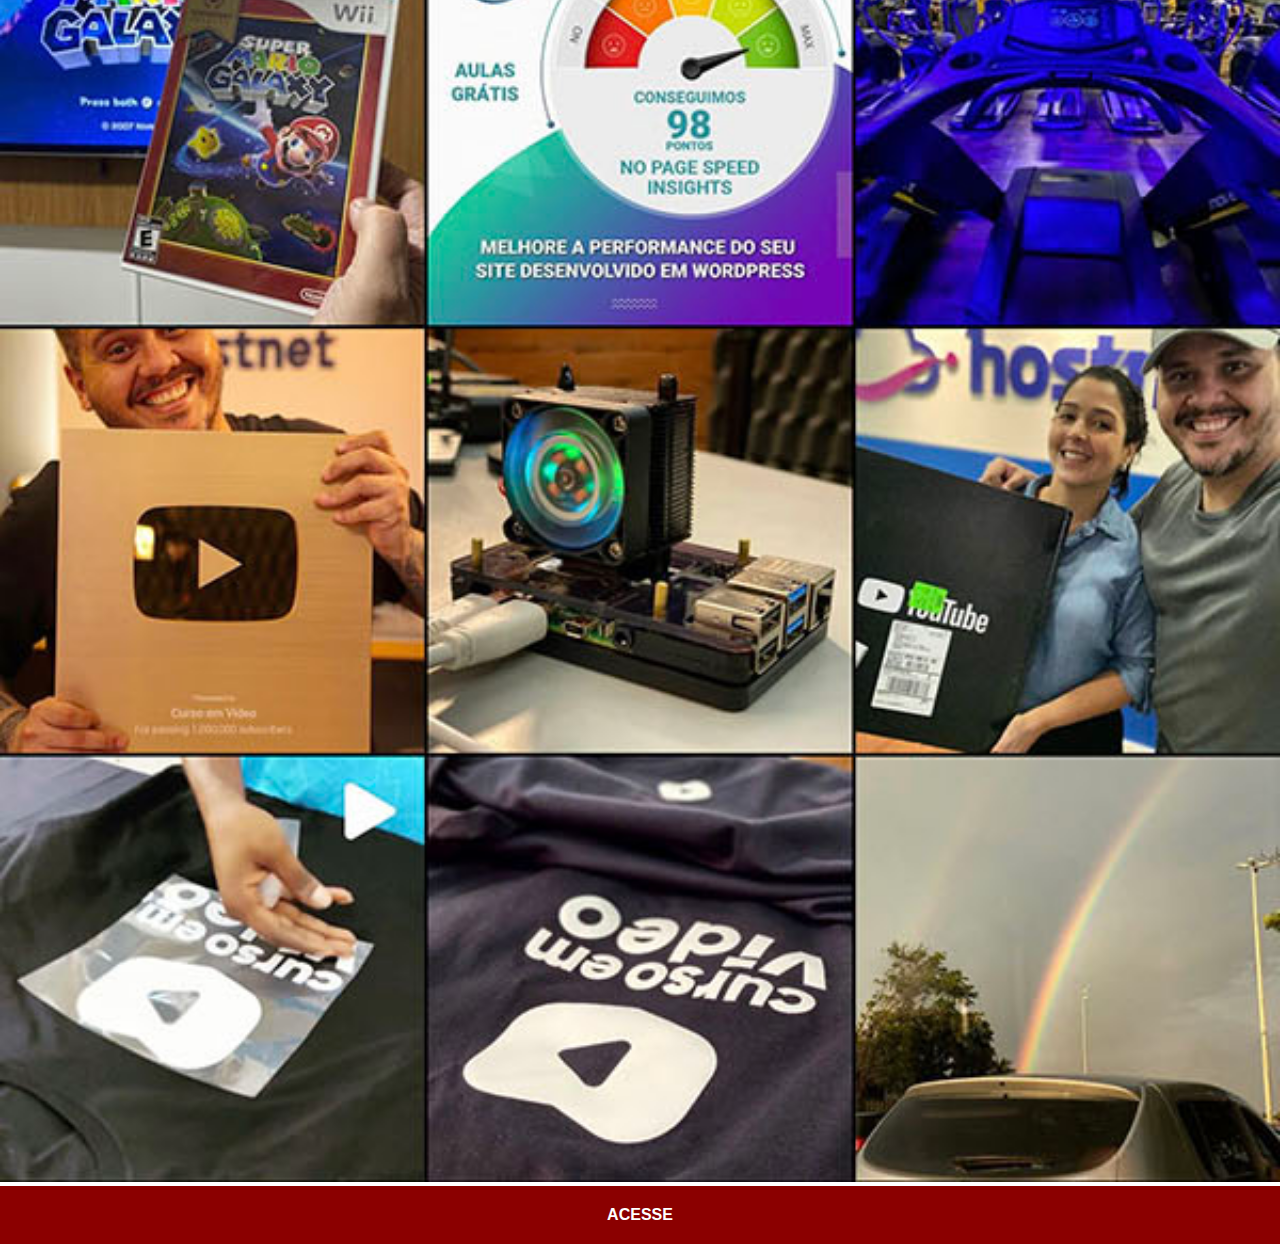
<file: instagram.html>
<!DOCTYPE html>
<html lang="pt-br">
<head>
    <meta charset="UTF-8">
    <meta http-equiv="X-UA-Compatible" content="IE=edge">
    <meta name="viewport" content="width=device-width, initial-scale=1.0">
    <title>instagram</title>
    <link rel="stylesheet" href="estilos/social.css">
</head>
<body>
    <img src="imagens/tela-instagram.jpg" alt="instagram">
    <a href="https://www.instagram.com/marxwellborges/" target="_blank">ACESSE</a>
</body>
</html>
</file>
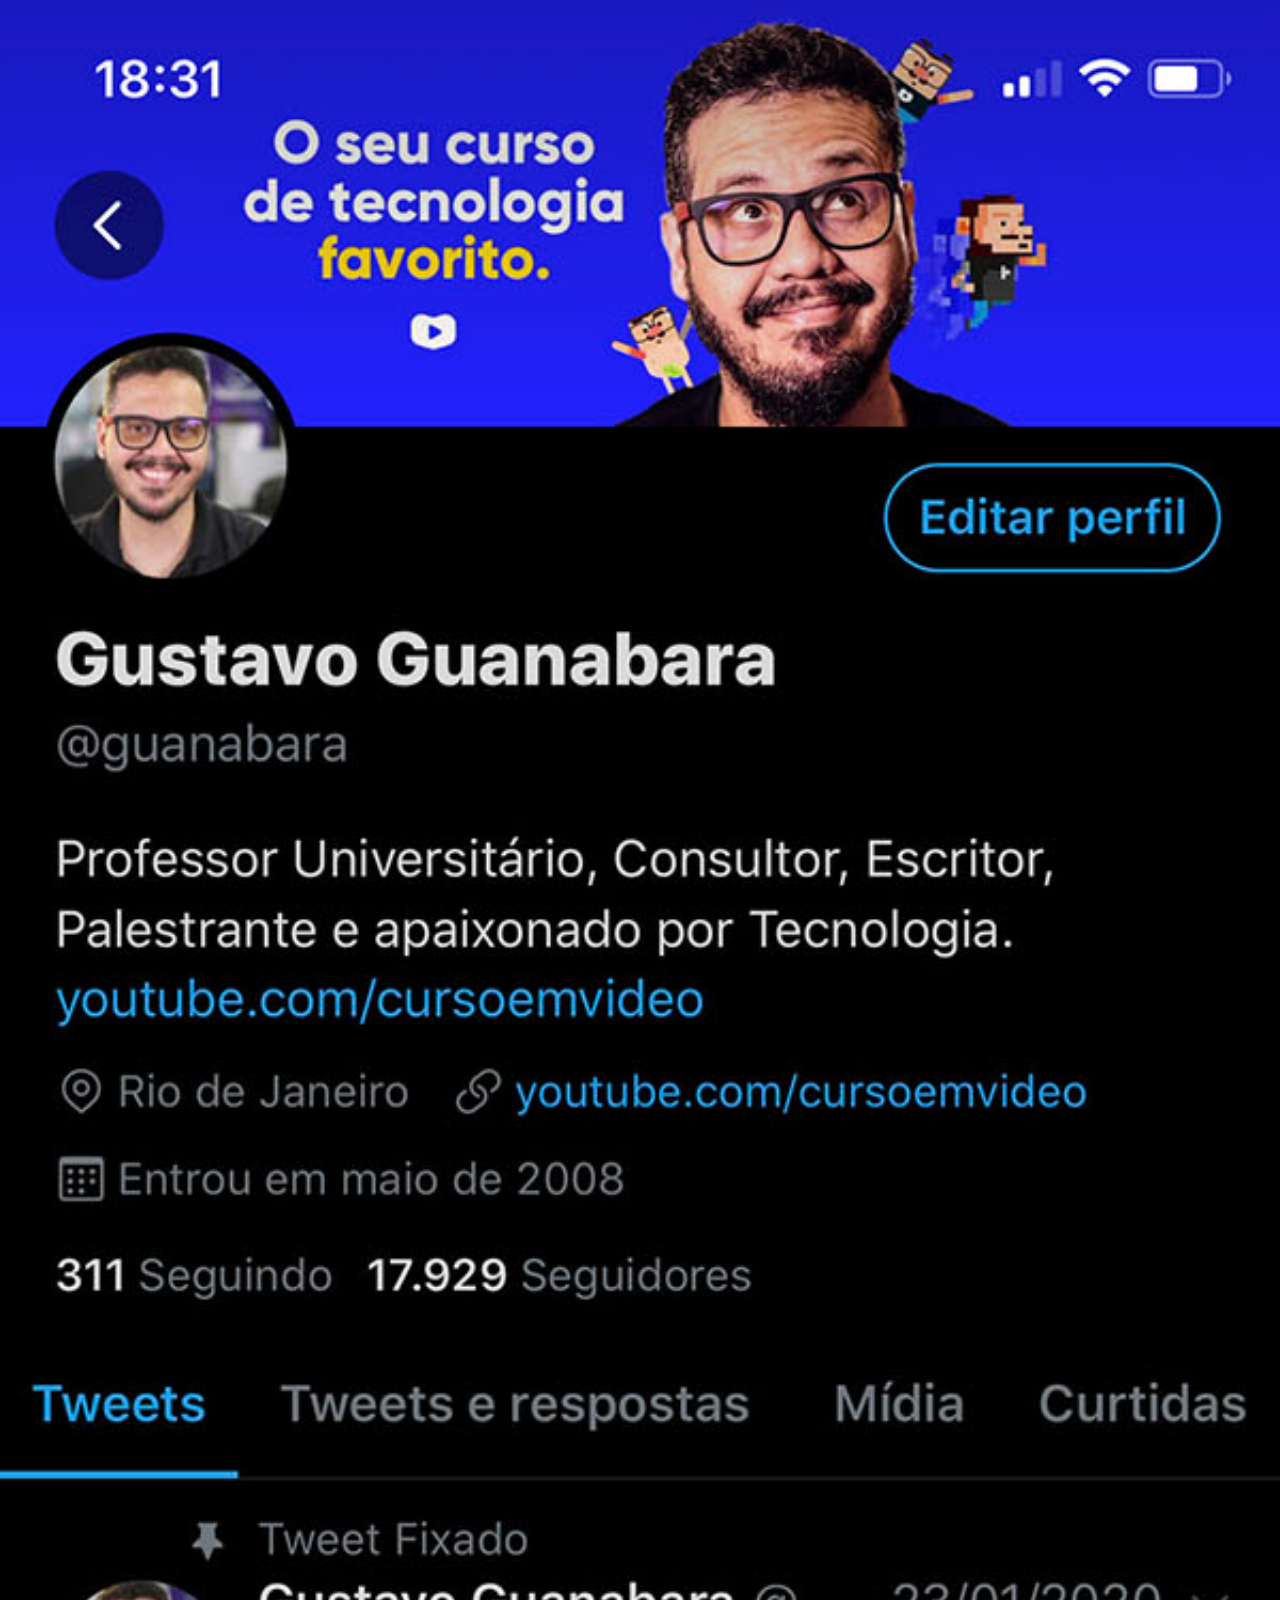
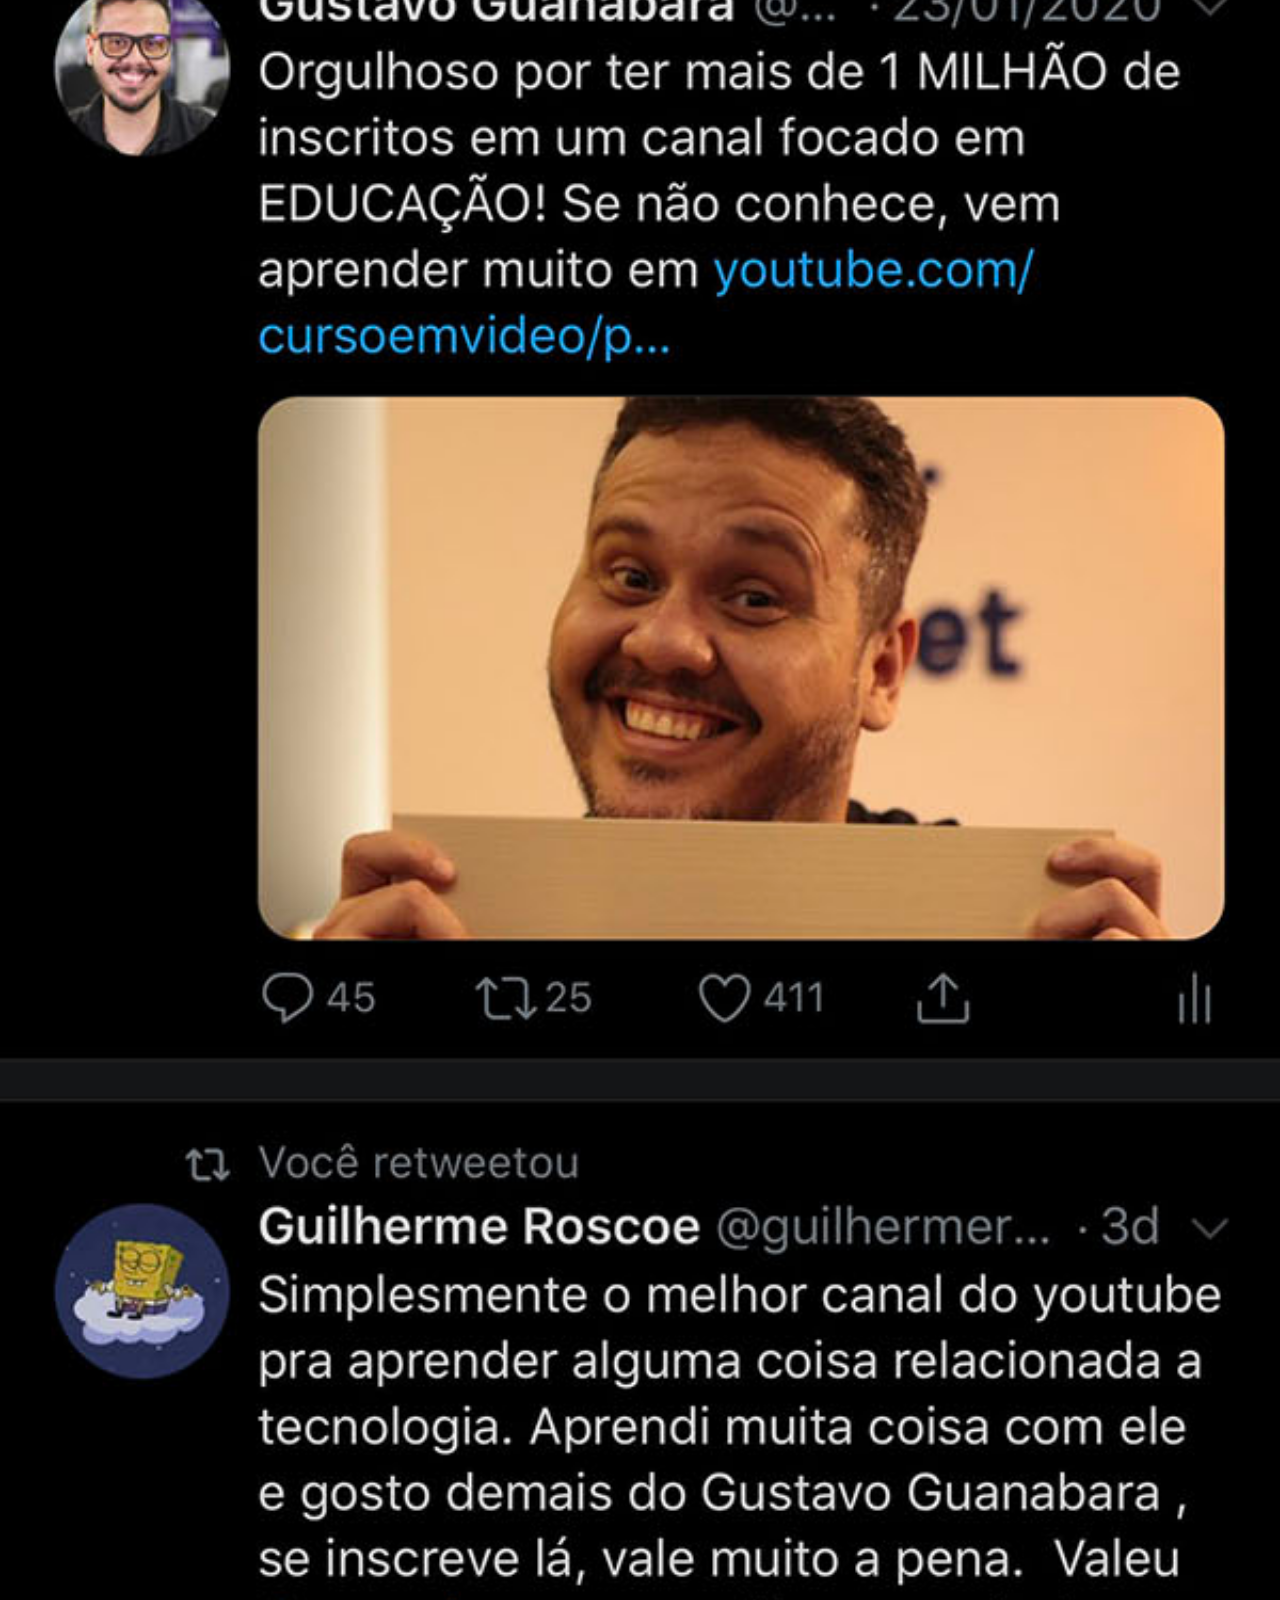
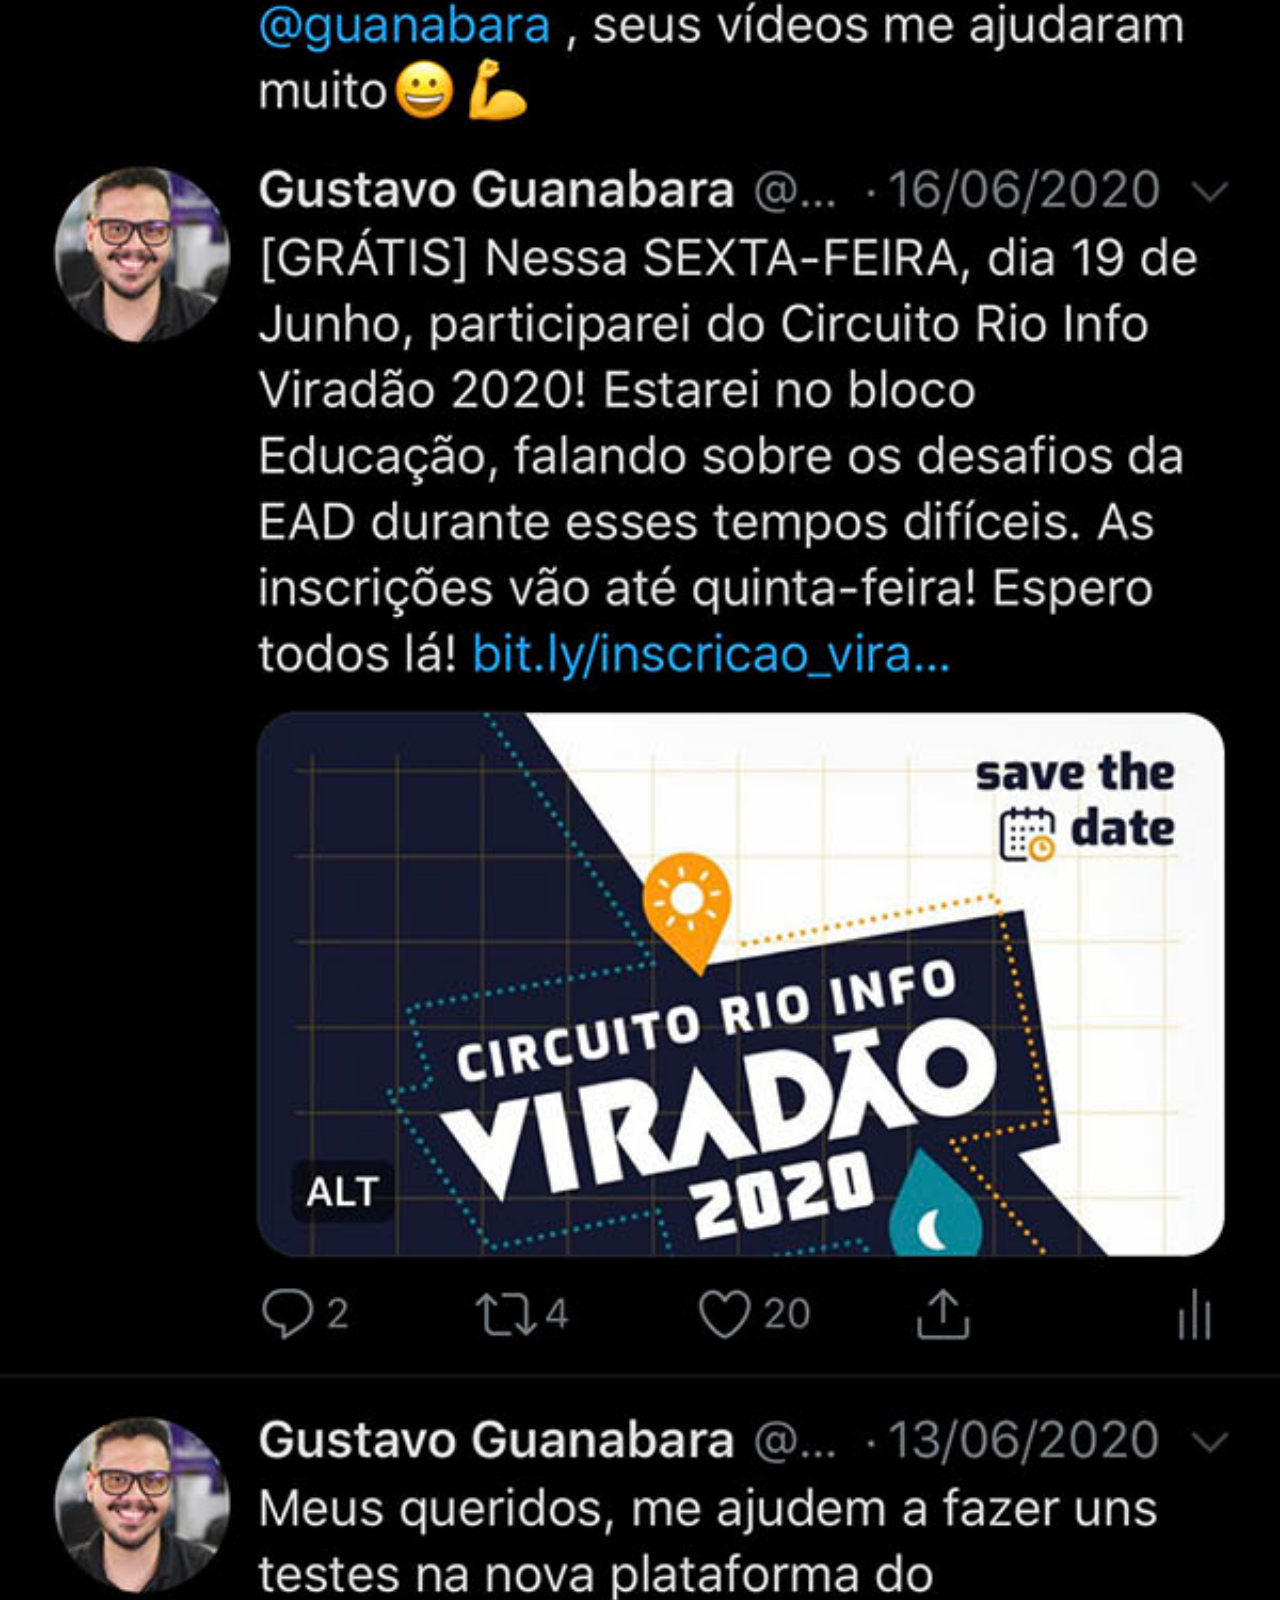
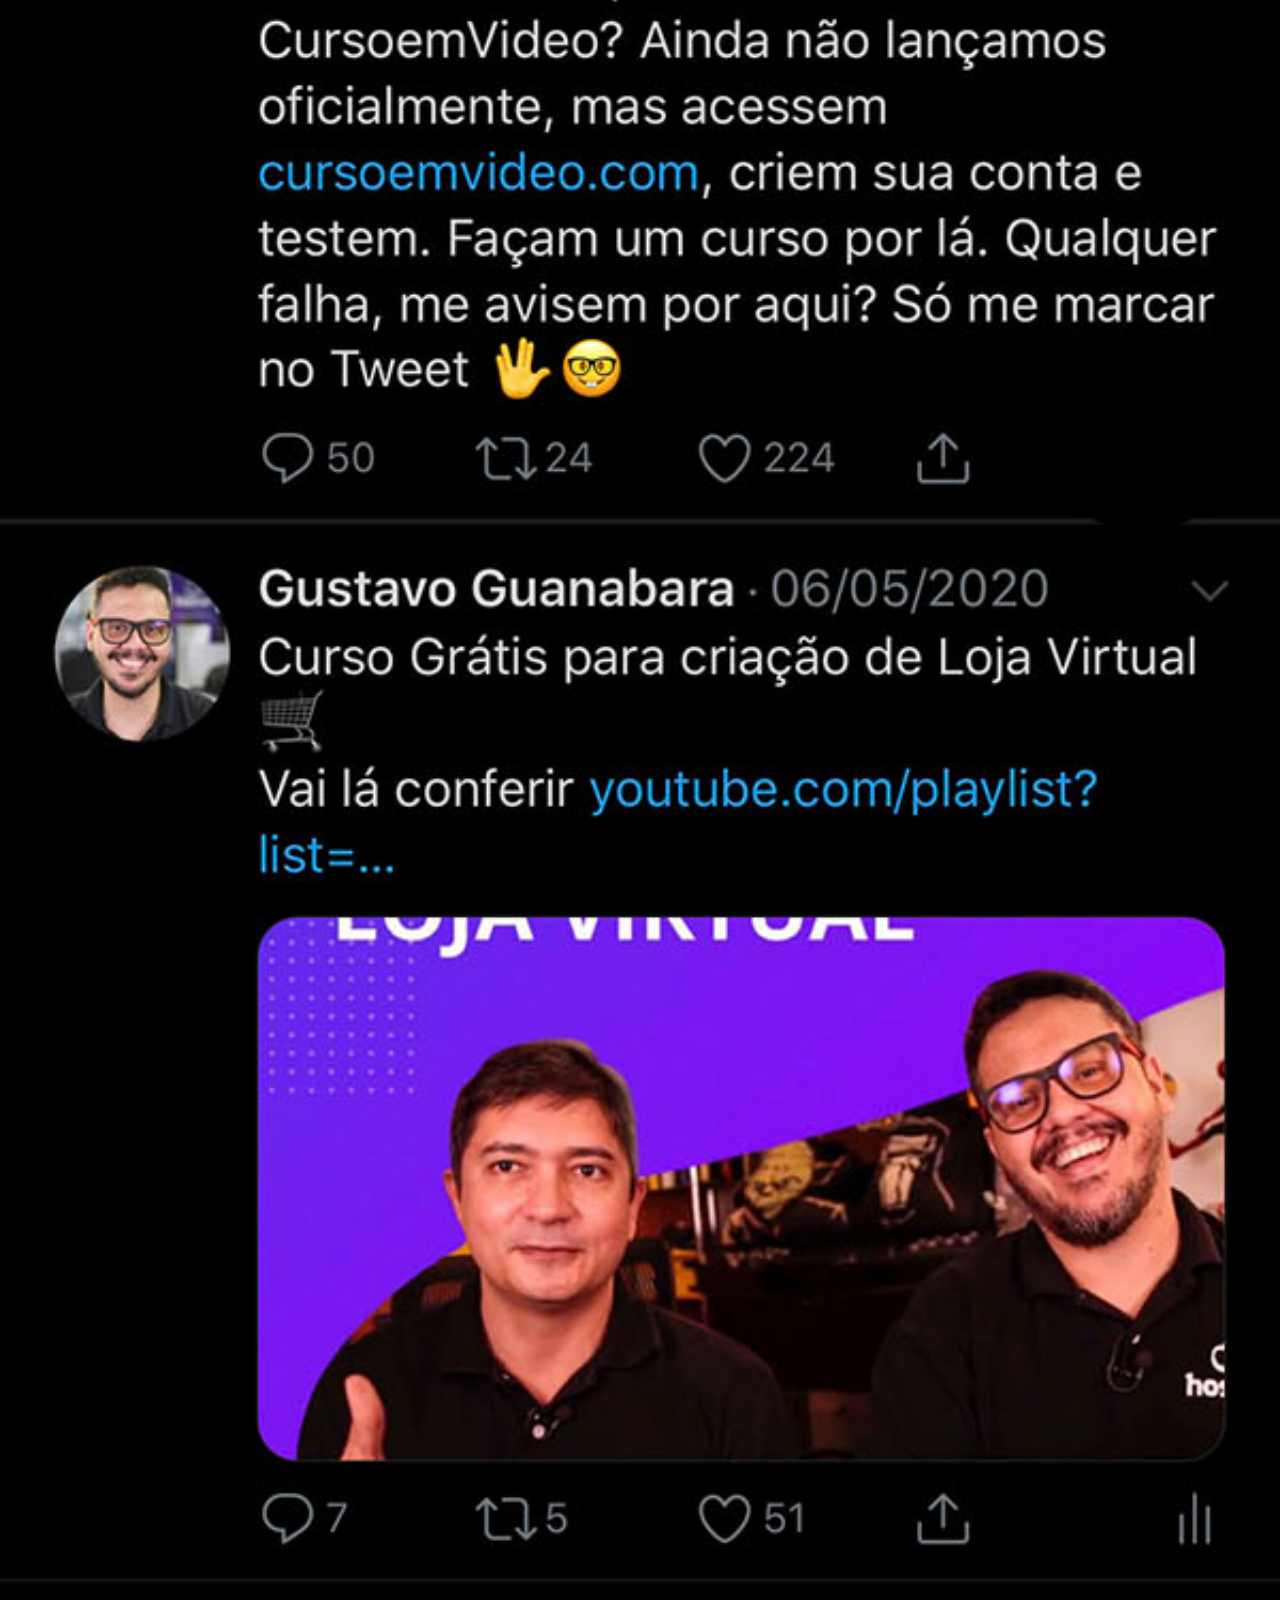
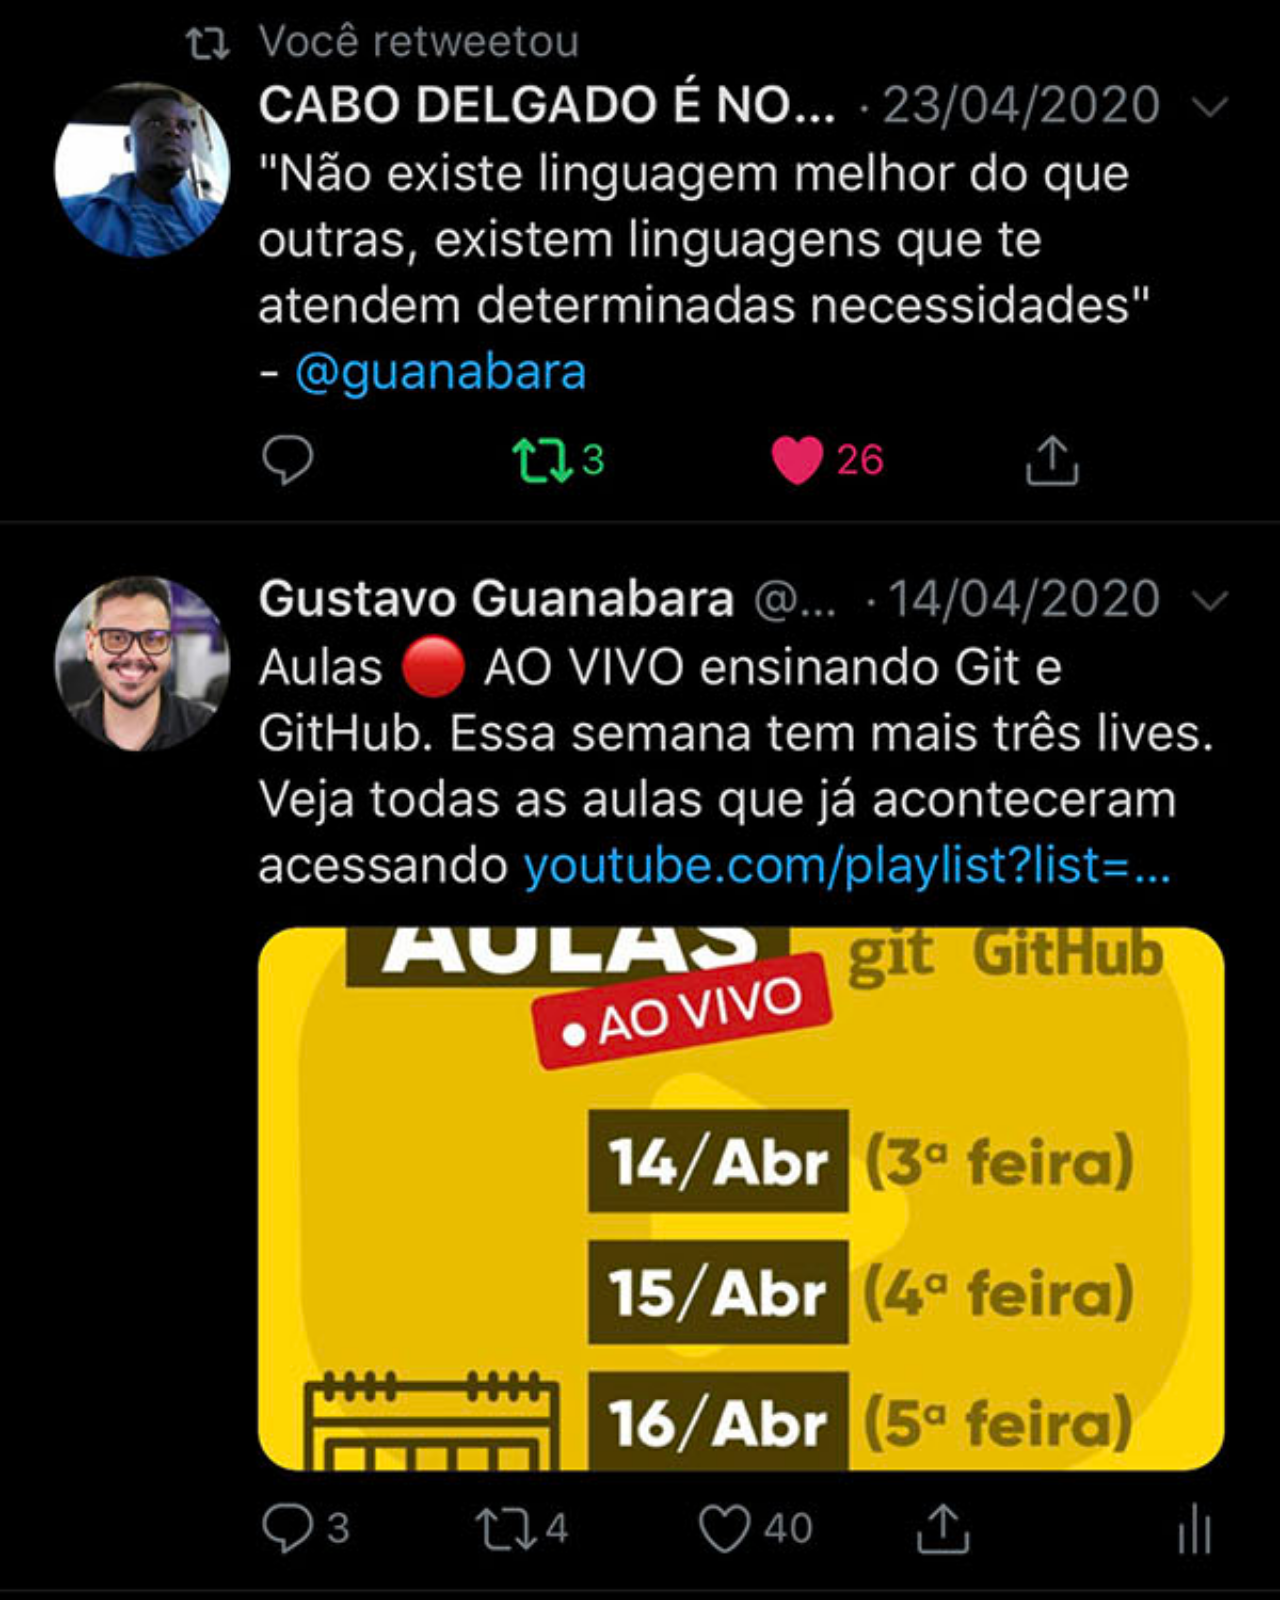
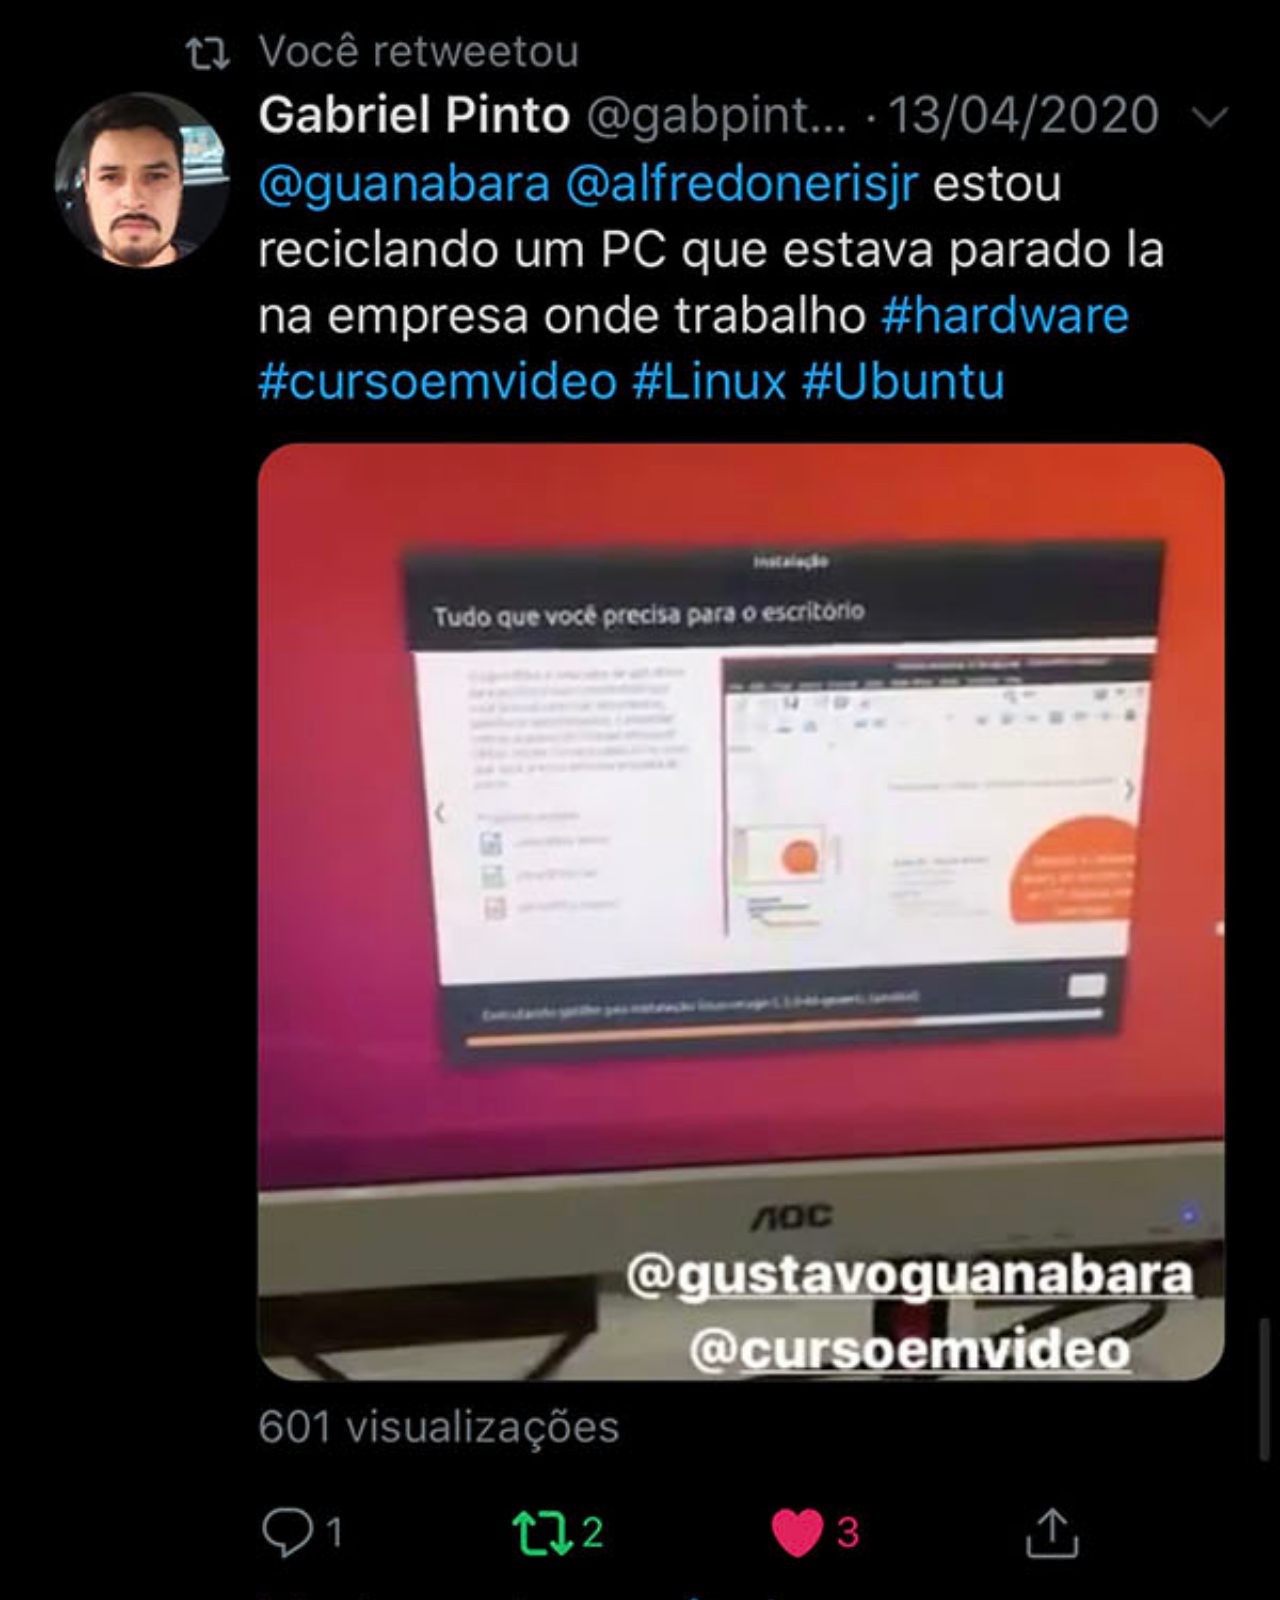
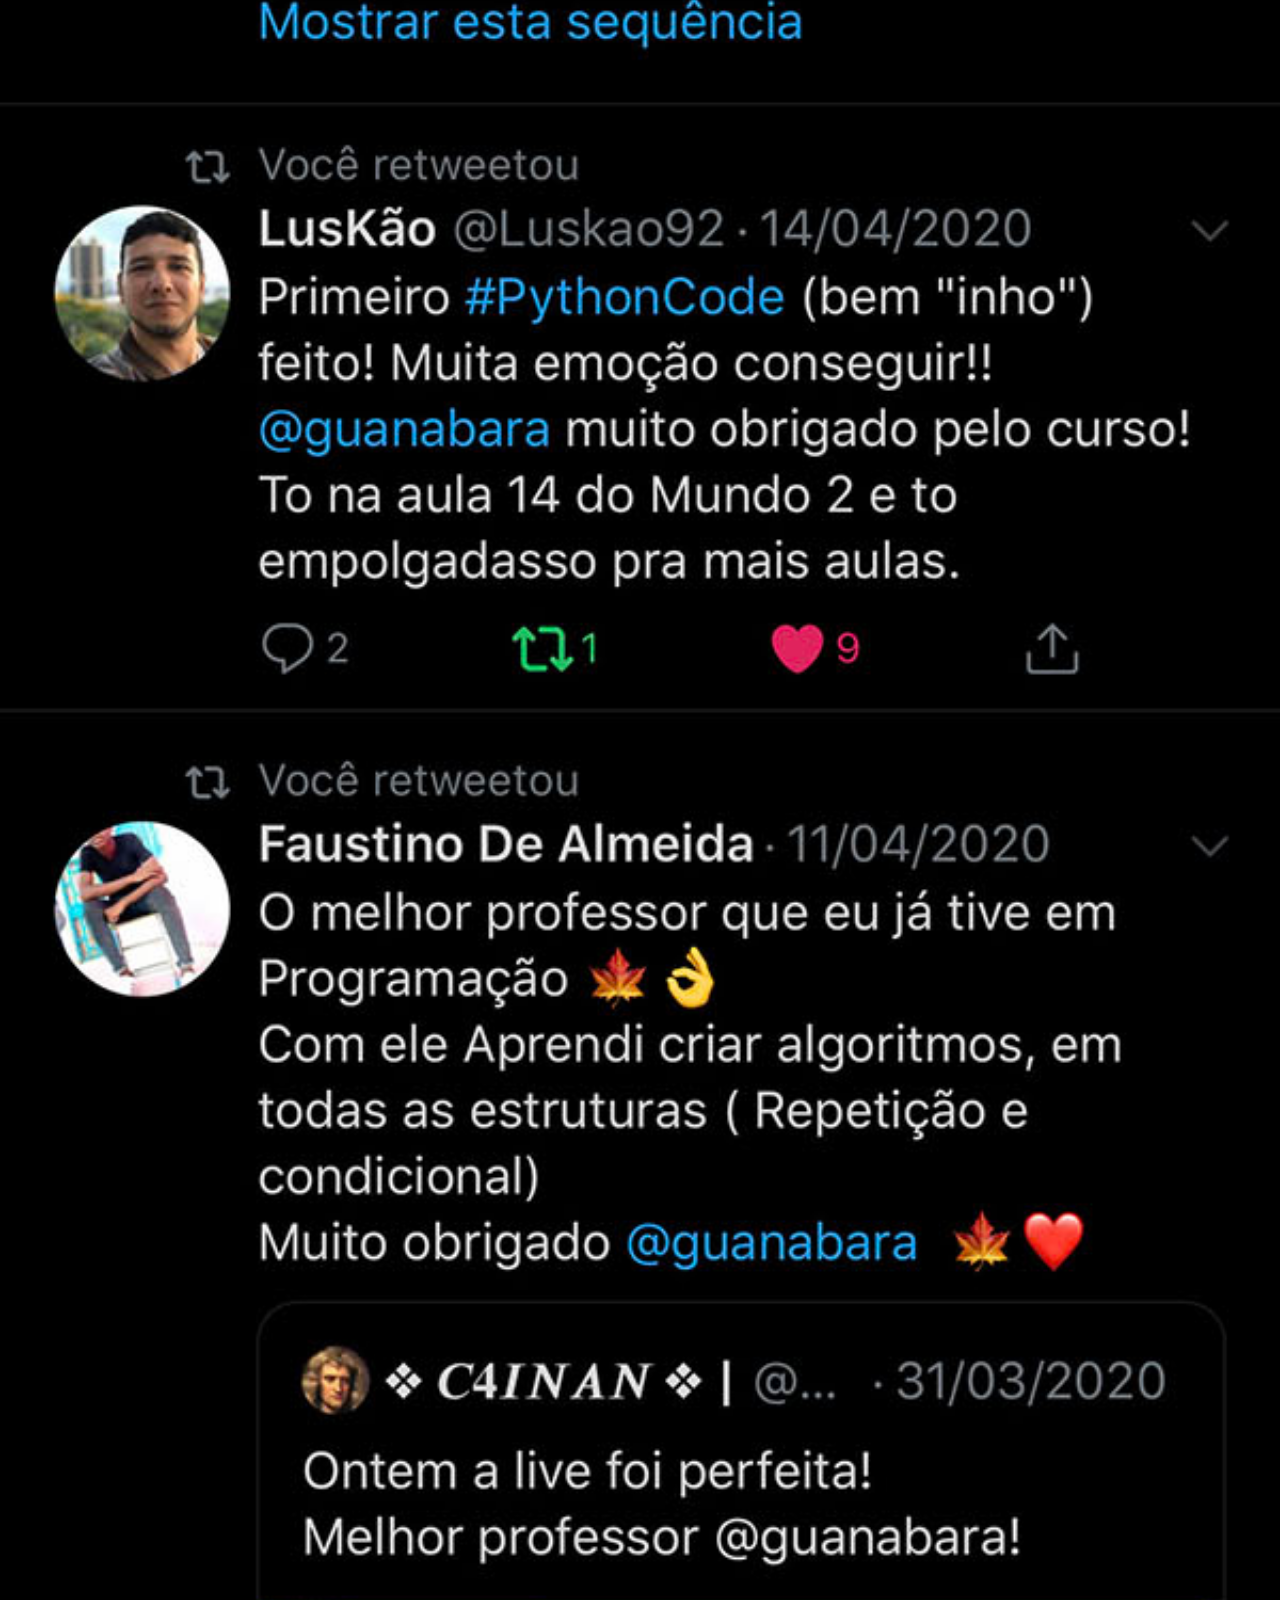
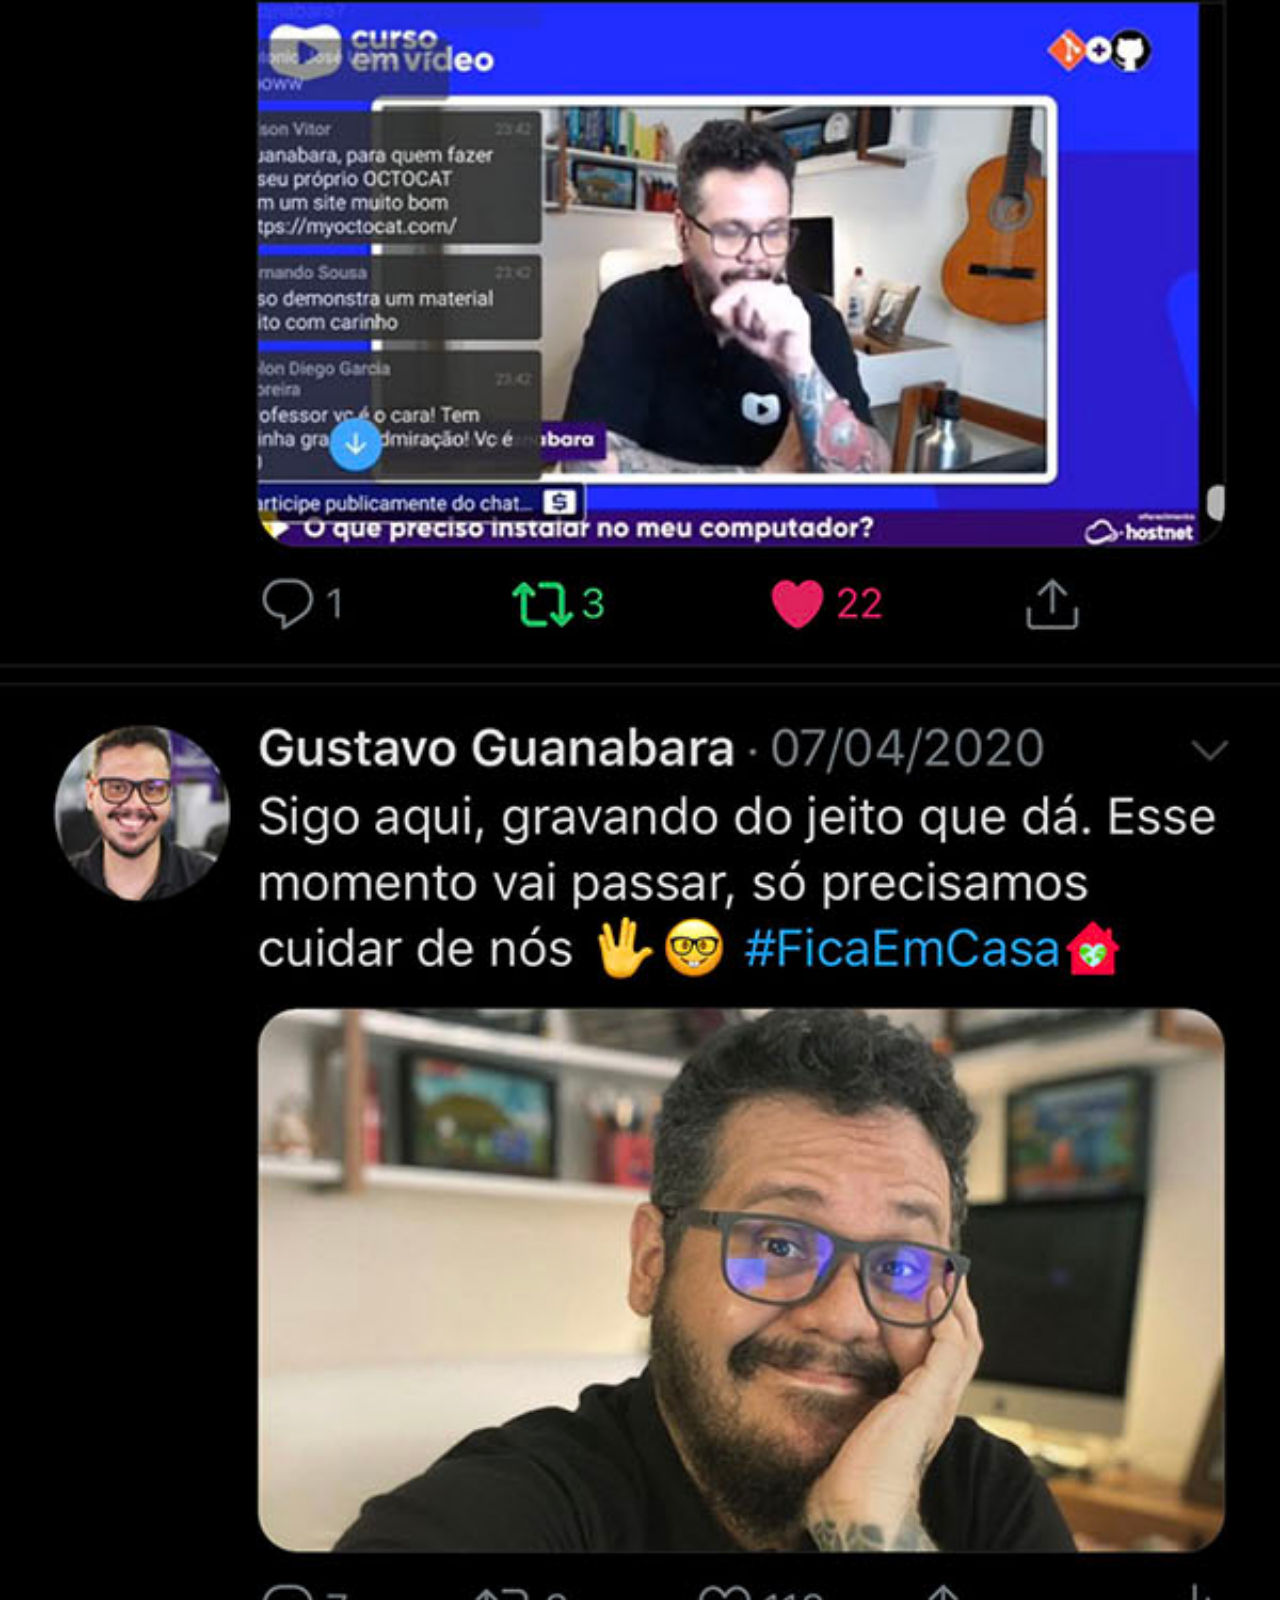
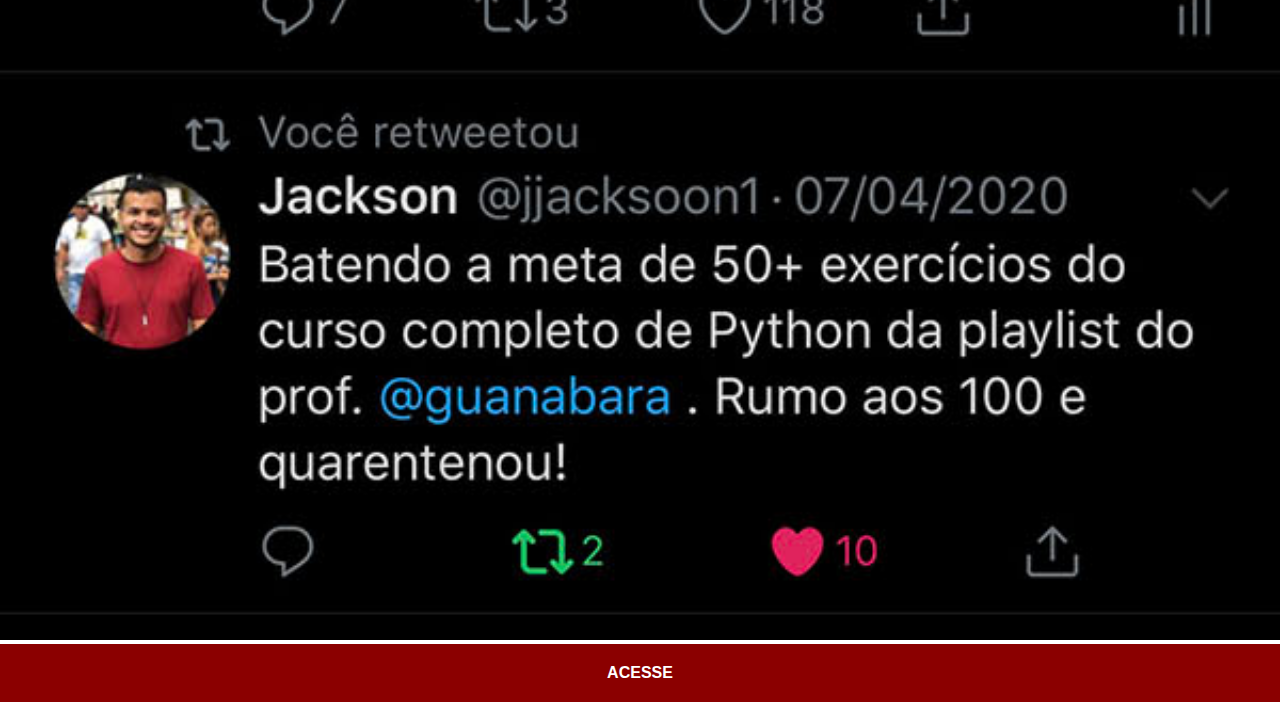
<file: twiter.html>
<!DOCTYPE html>
<html lang="pt-br">
<head>
    <meta charset="UTF-8">
    <meta http-equiv="X-UA-Compatible" content="IE=edge">
    <meta name="viewport" content="width=device-width, initial-scale=1.0">
    <title>twitter</title>
    <link rel="stylesheet" href="estilos/social.css">
</head>
<body>
    <img src="imagens/tela-twitter.jpg" alt="twitter">
    <a href="https://twitter.com/i/flow/login?input_flow_data=%7B%22requested_variant%22%3A%22eyJsYW5nIjoicHQifQ%3D%3D%22%7D" target="_blank">ACESSE</a>
    
</body>
</html>
</file>
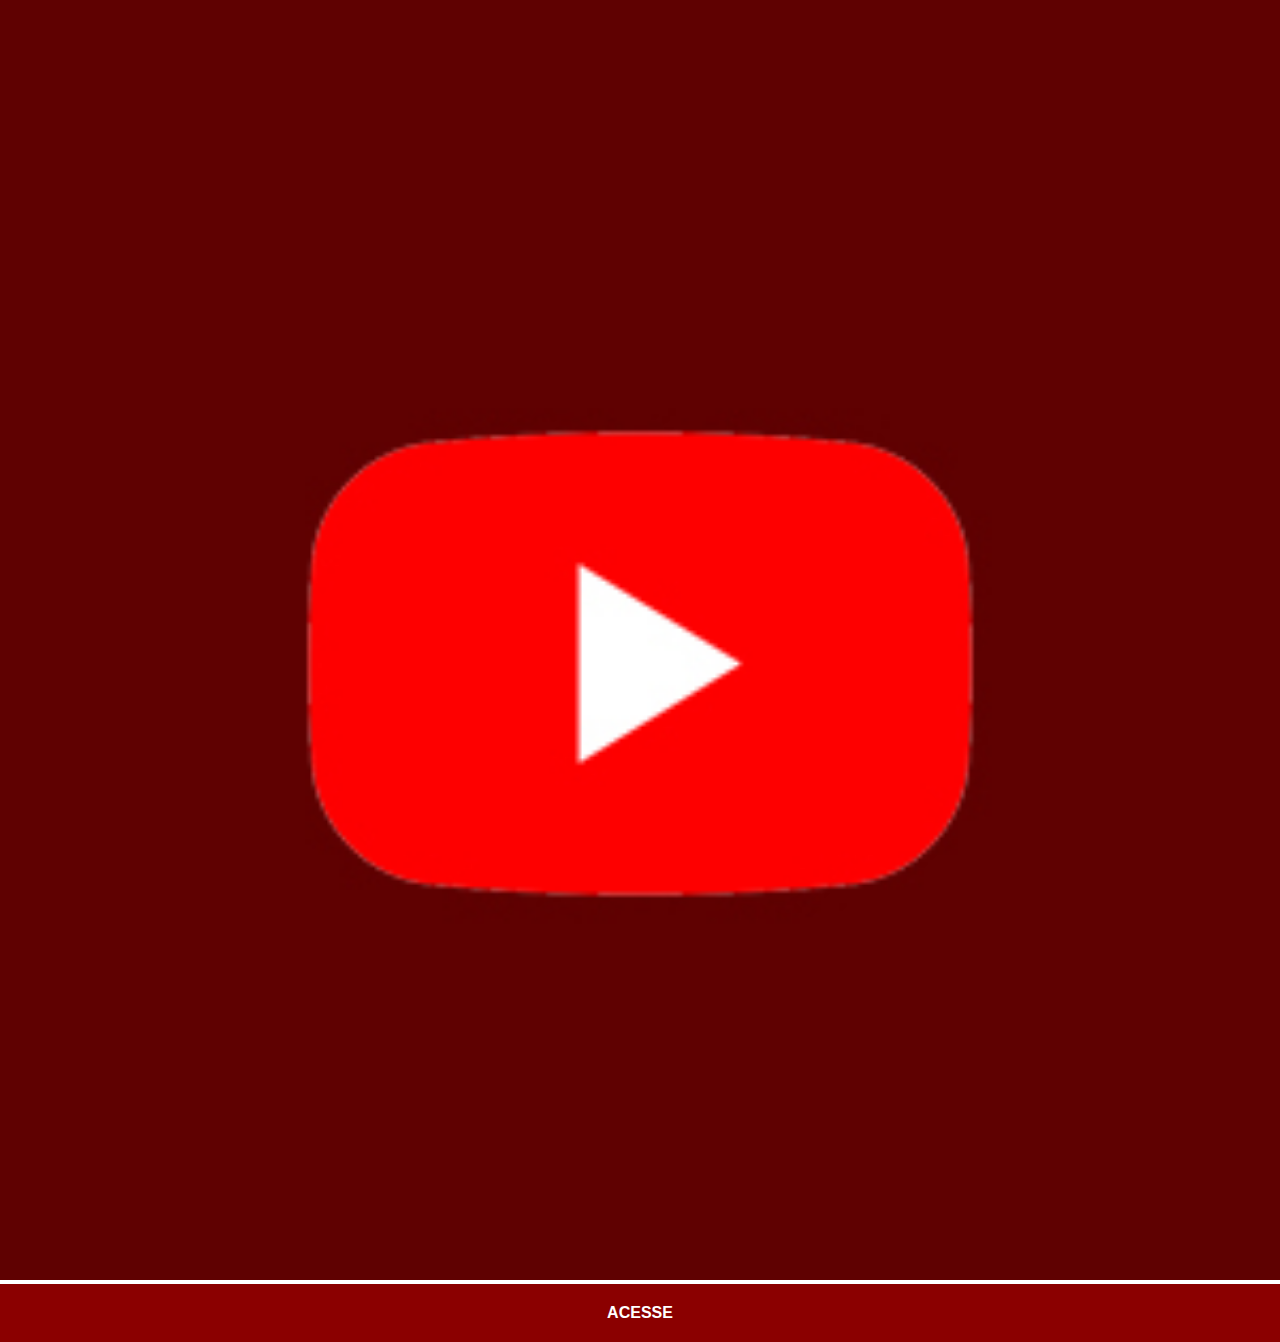
<file: youtube.html>
<!DOCTYPE html>
<html lang="en">
<head>
    <meta charset="UTF-8">
    <meta http-equiv="X-UA-Compatible" content="IE=edge">
    <meta name="viewport" content="width=device-width, initial-scale=1.0">
    <title>youtube</title>
    <style>
        *{
            margin: 0px;
            padding: 0px;
            font-family: Arial, Helvetica, sans-serif;
        }
        ::-webkit-scrollbar{
            width: 0px;
            height: 0px;
        }
        img{
        width: 100vw;
        }
        a{
            display: block;
            background-color: darkred;
            color: white;
            padding: 20px;
            text-align: center;
            font-weight: bolder;
            text-decoration: none;
        }

    </style>
</head>
<body>
    <img src="imagens/logo-youtube.jpg" alt="youtube">
    <a href="https://www.youtube.com/c/CursoemV%C3%ADdeo/playlists" target="_blank">ACESSE</a>
</body>
</html>
</file>
<file: estilos/style.css>
@charset "UTF-8";

*{margin: 0px;
    padding: 0px;
    font-family: Arial, Helvetica, sans-serif;

}
html, body{
    height: 100vh;
    width: 100vw;
    background-color: black;
}
body{
    background-image: url(../imagens/fundo-madeira.jpg);
    background-size: cover;
    background-attachment: fixed;
}



main{
    height: 100vh;
    position: relative;
 
}
section#telefone{
    position: absolute;
    top: 50%;
    left: 50%;
    transform: translate(-50%, -50%);
    height: 627px;
    width: 311px;
    background-image: url('../imagens/frame-iphone.png');
}
iframe#tela{
    position: relative;
    top: 80px;
    left: 22px;
    width: 269px;
    height: 471px;

}
section#redes img{
    width: 50px;
    margin: 22px;
    border-radius: 50%;
    box-shadow: 2px 2px 5px rgba(0, 0, 0, 0.400);
    box-sizing: border-box;
}
section#redes{
    text-align: right;
}
section#redes img:hover{
    border: 2px solid rgba(255, 255, 255, 0.637);
    transform: translate(-3px, -3px);
    box-shadow: 5px 5px 10px rgba(0, 0, 0, 0.623);
    transition: transform .1s;
}
</file>
<file: estilos/social.css>
@charset "UTF-8";

*{
    margin: 0px;
    padding: 0px;
    font-family: Arial, Helvetica, sans-serif;
}
::-webkit-scrollbar{
    width: 0px;
    height: 0px;
}
img{
width: 100vw;
}
a{
    display: block;
    background-color: darkred;
    color: white;
    padding: 20px;
    text-align: center;
    font-weight: bolder;
    text-decoration: none;
}
a:hover{
    background-color: red;
}
</file>
